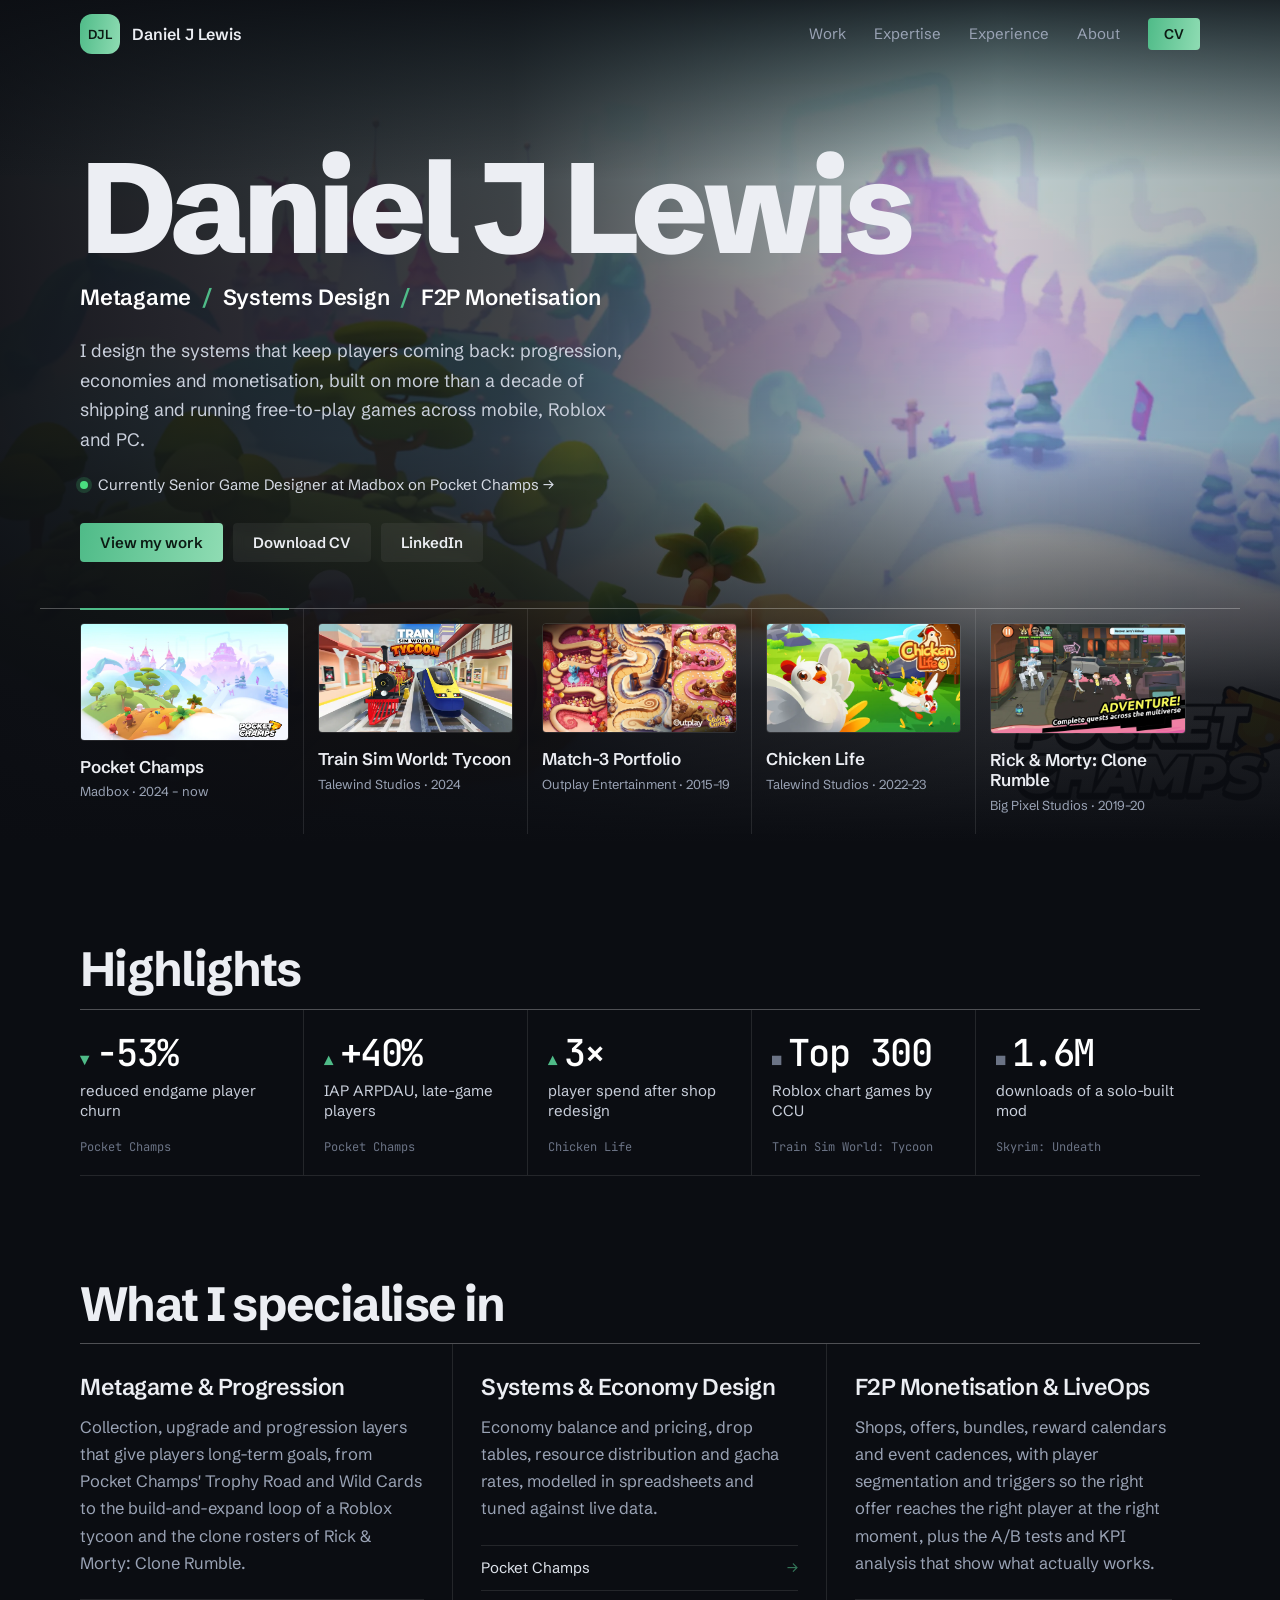
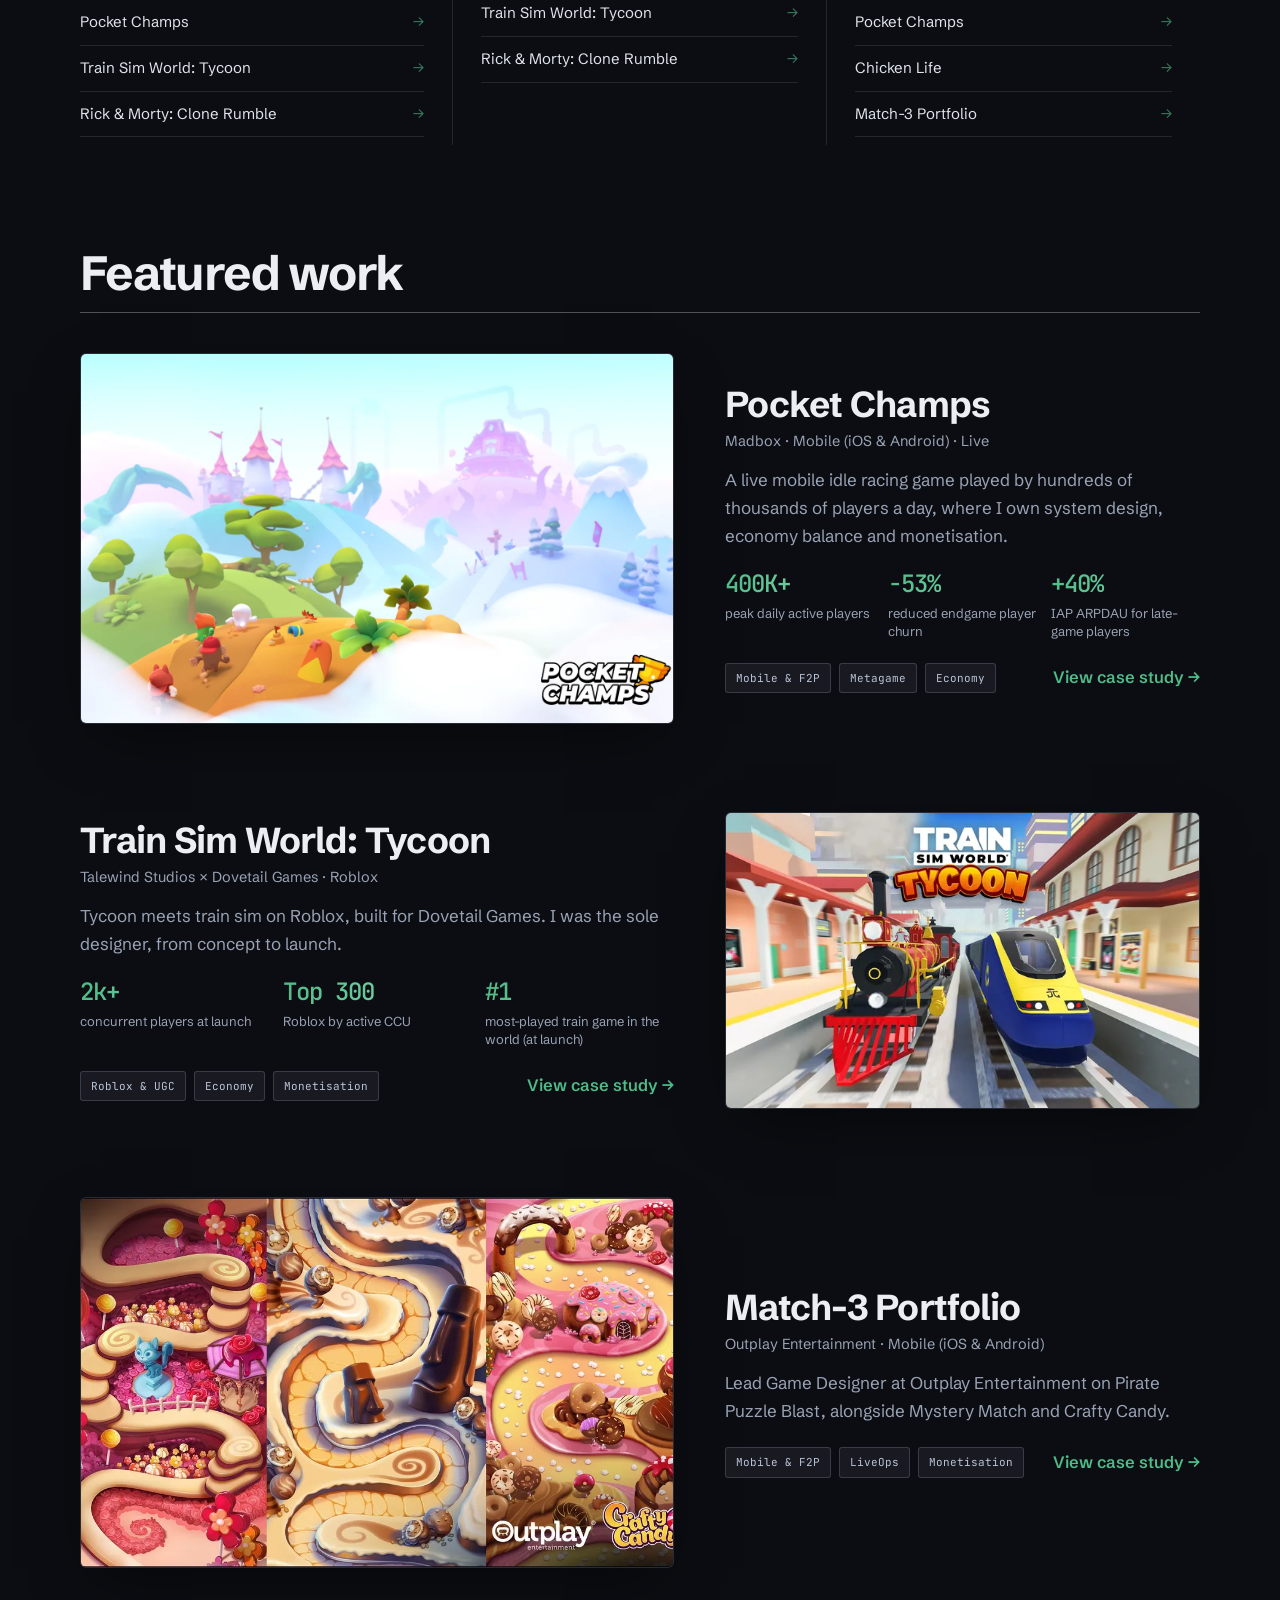
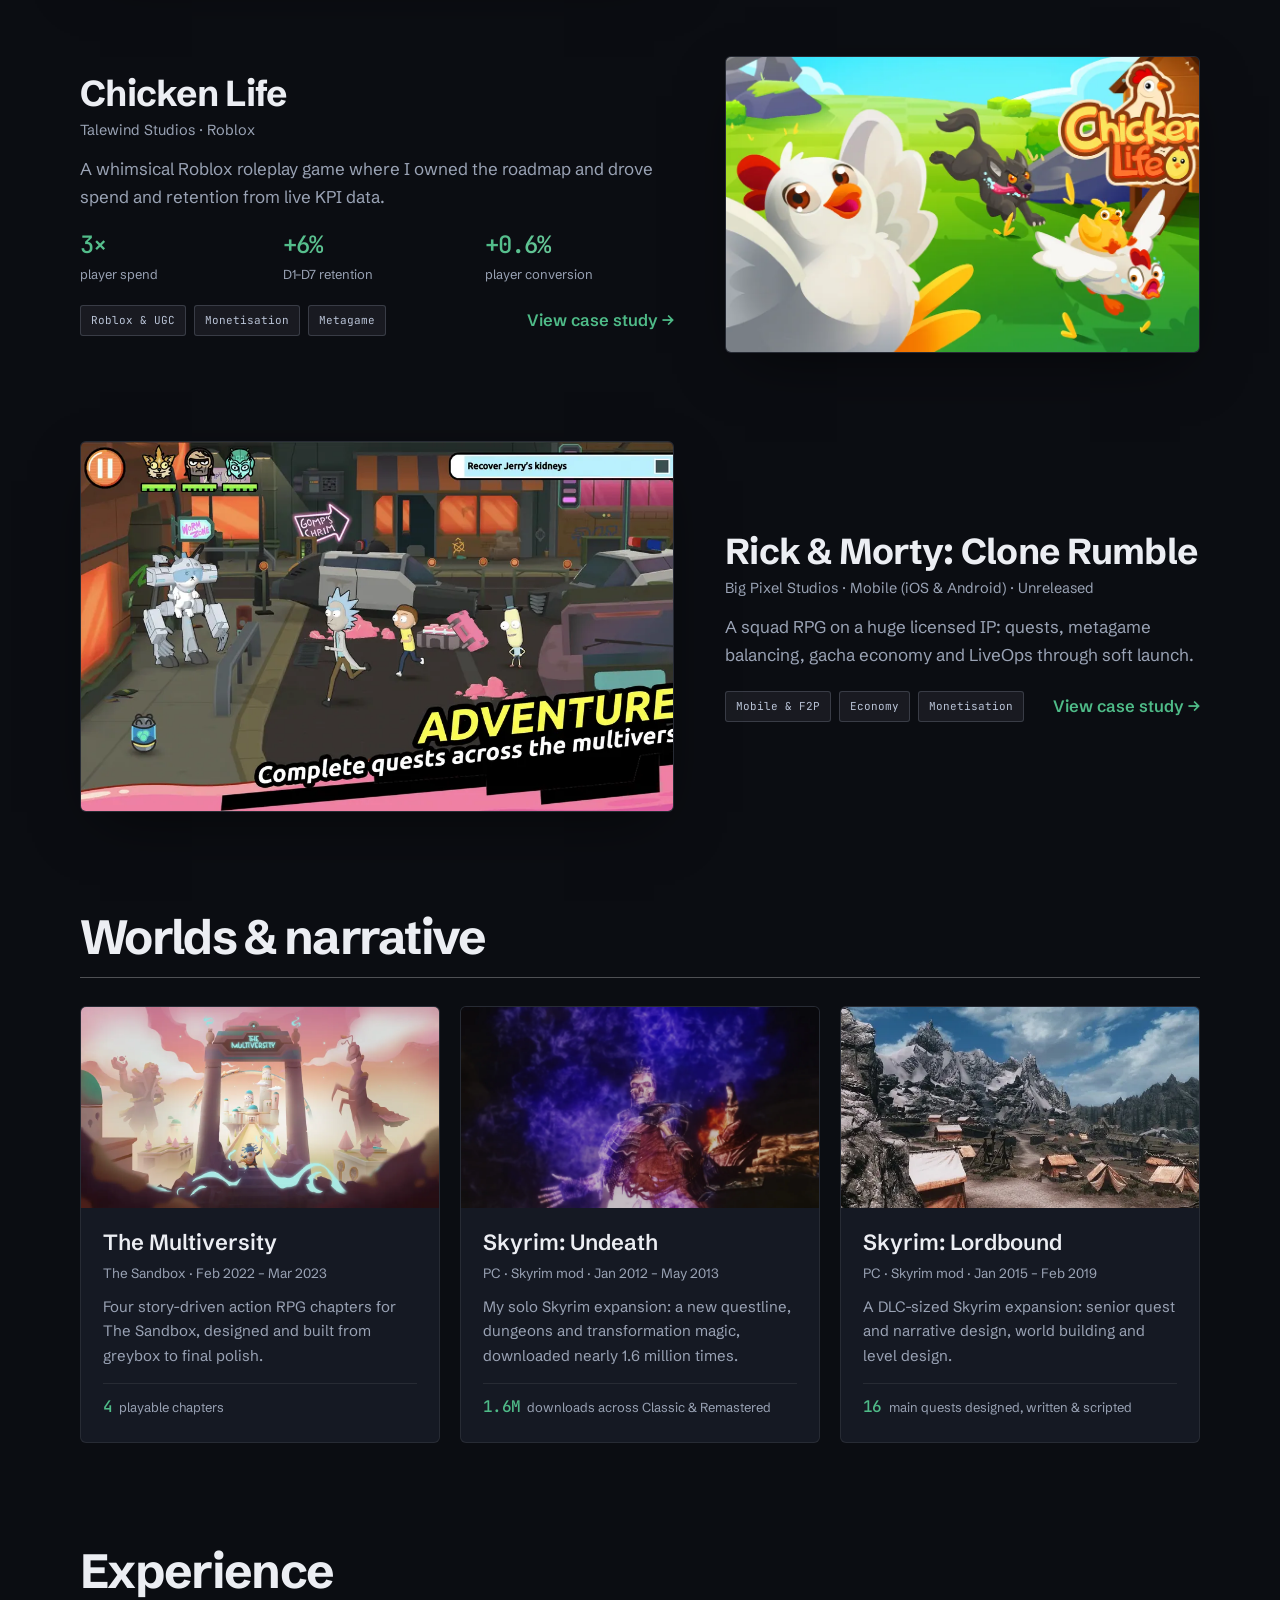
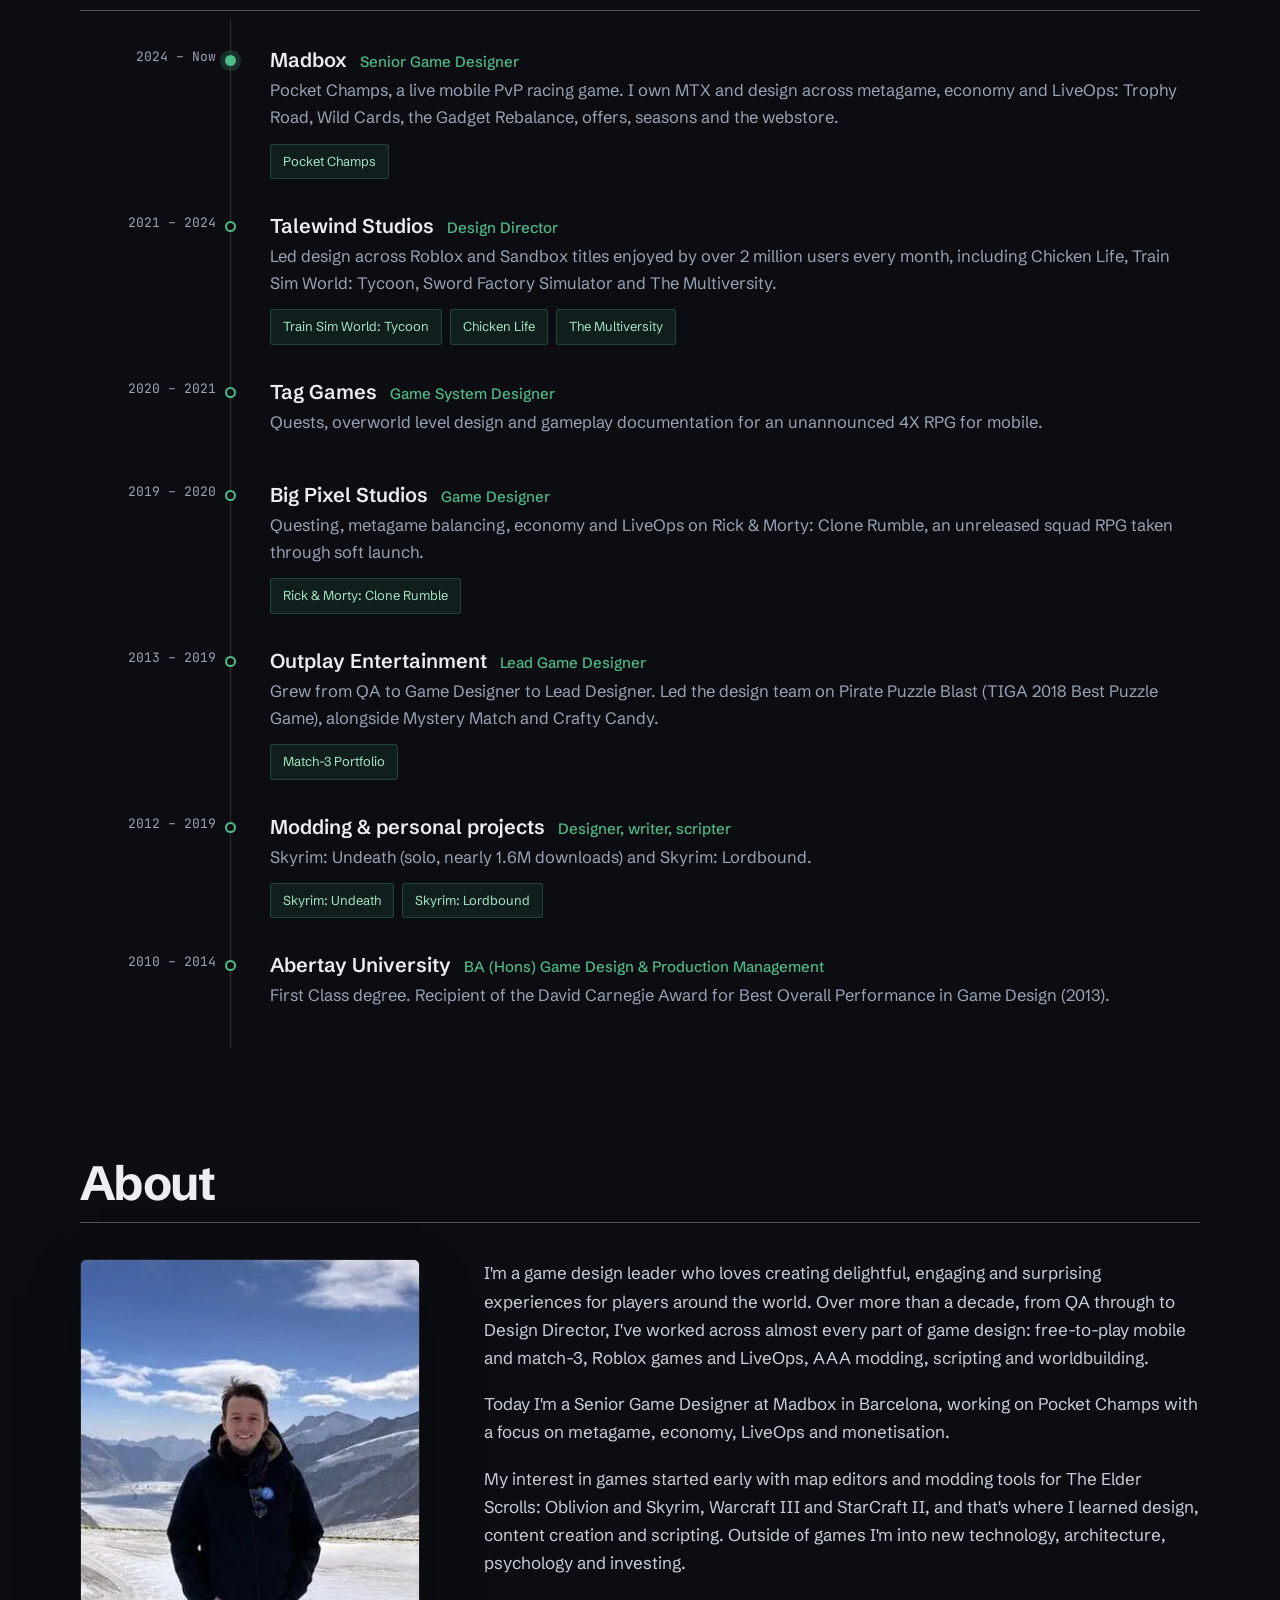
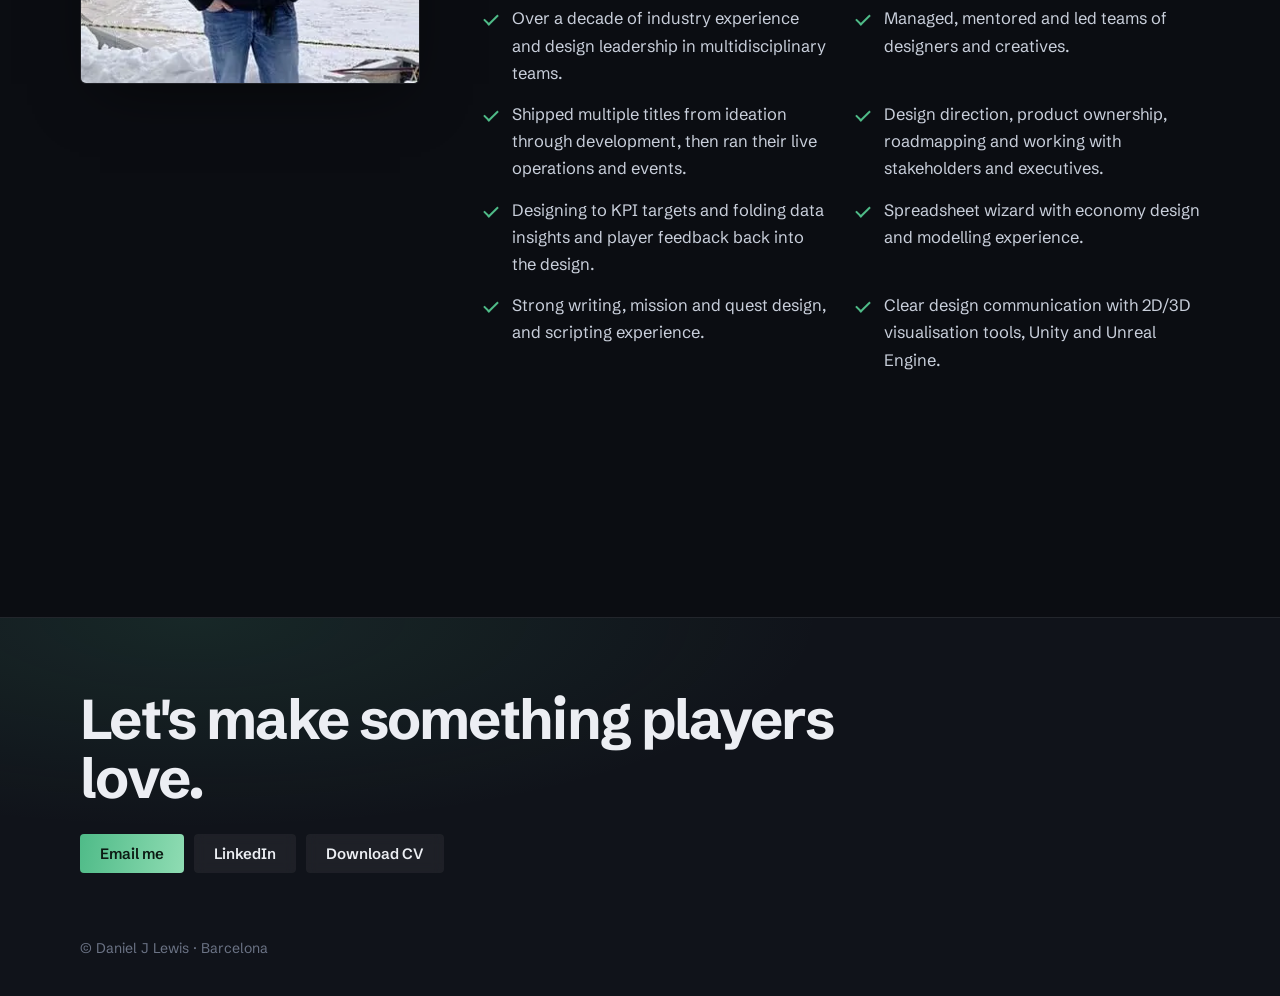
<file: index.html>
<!doctype html>
<html lang="en">
<head>
<meta charset="utf-8">
<script>document.documentElement.classList.add('js')</script>
<meta name="viewport" content="width=device-width, initial-scale=1">
<title>Daniel J Lewis · Game Design Leader</title>
<meta name="description" content="Game Design Leader: Metagame, Systems Design, F2P Monetisation. I design the systems that keep players coming back: progression, economies and monetisation, built on more than a decade of shipping and running free-to-play games across mobile, Roblox and PC.">
<meta property="og:title" content="Daniel J Lewis · Game Design Leader">
<meta property="og:description" content="Game Design Leader: Metagame, Systems Design, F2P Monetisation. I design the systems that keep players coming back: progression, economies and monetisation, built on more than a decade of shipping and running free-to-play games across mobile, Roblox and PC.">
<meta property="og:image" content="assets/img/pocketchamps-banner.webp">
<meta property="og:type" content="website">
<meta name="theme-color" content="#0b0d12">
<link rel="icon" href="assets/favicon.svg" type="image/svg+xml">
<link rel="preconnect" href="https://fonts.googleapis.com">
<link rel="preconnect" href="https://fonts.gstatic.com" crossorigin>
<link href="https://fonts.googleapis.com/css2?family=Schibsted+Grotesk:wght@400;500;600;700;800&family=JetBrains+Mono:wght@400;500&display=swap" rel="stylesheet">
<link rel="stylesheet" href="assets/css/style.css?v=12">
<script src="assets/js/main.js?v=12" defer></script>
</head>
<body>
<a class="skip" href="#main">Skip to content</a>
<header class="nav" data-nav>
  <div class="wrap nav__in">
    <a class="logo" href="index.html" aria-label="Daniel J Lewis, home"><span class="logo__mark">DJL</span><span class="logo__name">Daniel J Lewis</span></a>
    <button class="nav__toggle" aria-expanded="false" aria-controls="nav-links" data-nav-toggle><span></span><span></span><span class="sr">Menu</span></button>
    <nav id="nav-links" class="nav__links">
      <a href="#work">Work</a>
      <a href="#expertise">Expertise</a>
      <a href="#experience">Experience</a>
      <a href="#about">About</a>
      <a class="btn btn--sm" href="assets/docs/DanielLewis_CV_2026.pdf" target="_blank" rel="noopener">CV</a>
    </nav>
  </div>
</header>

<main id="main">
<section class="hero hero--v3">
  <div class="reel" data-reel3 aria-hidden="true"><div class="reel__slide is-on" data-slide><img src="assets/img/pocketchamps-banner.webp" width="2000" height="1125" alt="" loading="eager" decoding="async"></div><div class="reel__slide" data-slide><img src="assets/img/xmas1.webp" width="1100" height="619" alt="" loading="lazy" decoding="async"></div><div class="reel__slide" data-slide><img src="assets/img/ccmaps.webp" width="1100" height="618" alt="" loading="lazy" decoding="async"></div><div class="reel__slide" data-slide><img src="assets/img/bg-1907837483.webp" width="1914" height="1053" alt="" loading="lazy" decoding="async"></div><div class="reel__slide" data-slide><img src="assets/img/bg-1231894263.webp" width="1996" height="1500" alt="" loading="lazy" decoding="async"></div></div>
  <div class="hero__shade"></div>
  <div class="wrap hero__in">
    <h1 class="hero__name">Daniel J Lewis</h1>
    <p class="hero__focus"><span>Metagame</span> <span aria-hidden="true">/</span> <span>Systems Design</span> <span aria-hidden="true">/</span> <span>F2P Monetisation</span></p>
    <p class="hero__pitch">I design the systems that keep players coming back: progression, economies and monetisation, built on more than a decade of shipping and running free-to-play games across mobile, Roblox and PC.</p>
    <a class="hero__now" href="pocketchamps.html"><span class="hero__dot"></span>Currently Senior Game Designer at Madbox on Pocket Champs →</a>
    <div class="btns"><a class="btn" href="#work">View my work</a><a class="btn btn--ghost" href="assets/docs/DanielLewis_CV_2026.pdf" target="_blank" rel="noopener">Download CV</a><a class="btn btn--ghost" href="https://www.linkedin.com/in/lewisd07/" target="_blank" rel="noopener">LinkedIn</a></div>
  </div>
  <div class="wrap games"><a class="gt is-on" href="pocketchamps.html" data-tile="0">
  <span class="gt__img"><img src="assets/img/pocketchamps-keyart.webp" width="1600" height="900" alt="" loading="lazy" decoding="async"></span>
  <span class="gt__title">Pocket Champs</span>
  <span class="gt__sub">Madbox · 2024 – now</span>
  <span class="gt__bar"></span>
</a><a class="gt" href="trainsimworldtycoon.html" data-tile="1">
  <span class="gt__img"><img src="assets/img/tsw-tycoon-keyart-2-720.webp" width="720" height="405" alt="" loading="lazy" decoding="async"></span>
  <span class="gt__title">Train Sim World: Tycoon</span>
  <span class="gt__sub">Talewind Studios · 2024</span>
  <span class="gt__bar"></span>
</a><a class="gt" href="mobile.html" data-tile="2">
  <span class="gt__img"><img src="assets/img/ccmaps.webp" width="1100" height="618" alt="" loading="lazy" decoding="async"></span>
  <span class="gt__title">Match-3 Portfolio</span>
  <span class="gt__sub">Outplay Entertainment · 2015–19</span>
  <span class="gt__bar"></span>
</a><a class="gt" href="chickenlife.html" data-tile="3">
  <span class="gt__img"><img src="assets/img/clthumbnail.webp" width="1100" height="619" alt="" loading="lazy" decoding="async"></span>
  <span class="gt__title">Chicken Life</span>
  <span class="gt__sub">Talewind Studios · 2022–23</span>
  <span class="gt__bar"></span>
</a><a class="gt" href="clonerumble.html" data-tile="4">
  <span class="gt__img"><img src="assets/img/screenshot-2020-11-10-at-18-38-58.webp" width="1100" height="618" alt="" loading="lazy" decoding="async"></span>
  <span class="gt__title">Rick &amp; Morty: Clone Rumble</span>
  <span class="gt__sub">Big Pixel Studios · 2019–20</span>
  <span class="gt__bar"></span>
</a></div>
</section>

<section class="sec sec--v3"><div class="wrap">
  <div class="sh"><h2 class="sh__t">Highlights</h2></div>
  <div class="kpis"><a class="kpi" href="pocketchamps.html"><span class="kpi__v"><i class="down">▼</i>−53%</span><span class="kpi__l">reduced endgame player churn</span><span class="kpi__s">Pocket Champs</span></a><a class="kpi" href="pocketchamps.html"><span class="kpi__v"><i class="up">▲</i>+40%</span><span class="kpi__l">IAP ARPDAU, late-game players</span><span class="kpi__s">Pocket Champs</span></a><a class="kpi" href="chickenlife.html"><span class="kpi__v"><i class="up">▲</i>3×</span><span class="kpi__l">player spend after shop redesign</span><span class="kpi__s">Chicken Life</span></a><a class="kpi" href="trainsimworldtycoon.html"><span class="kpi__v"><i class="">■</i>Top 300</span><span class="kpi__l">Roblox chart games by CCU</span><span class="kpi__s">Train Sim World: Tycoon</span></a><a class="kpi" href="undeath.html"><span class="kpi__v"><i class="">■</i>1.6M</span><span class="kpi__l">downloads of a solo-built mod</span><span class="kpi__s">Skyrim: Undeath</span></a></div>
</div></section>

<section class="sec sec--v3" id="expertise"><div class="wrap">
  <div class="sh"><h2 class="sh__t">What I specialise in</h2></div>
  <div class="pils"><article class="pil reveal"><h3 class="pil__t">Metagame &amp; Progression</h3><p>Collection, upgrade and progression layers that give players long-term goals, from Pocket Champs&#x27; Trophy Road and Wild Cards to the build-and-expand loop of a Roblox tycoon and the clone rosters of Rick &amp; Morty: Clone Rumble.</p>
<ul class="gl"><li><a href="pocketchamps.html">Pocket Champs <span>→</span></a></li><li><a href="trainsimworldtycoon.html">Train Sim World: Tycoon <span>→</span></a></li><li><a href="clonerumble.html">Rick &amp; Morty: Clone Rumble <span>→</span></a></li></ul></article><article class="pil reveal"><h3 class="pil__t">Systems &amp; Economy Design</h3><p>Economy balance and pricing, drop tables, resource distribution and gacha rates, modelled in spreadsheets and tuned against live data.</p>
<ul class="gl"><li><a href="pocketchamps.html">Pocket Champs <span>→</span></a></li><li><a href="trainsimworldtycoon.html">Train Sim World: Tycoon <span>→</span></a></li><li><a href="clonerumble.html">Rick &amp; Morty: Clone Rumble <span>→</span></a></li></ul></article><article class="pil reveal"><h3 class="pil__t">F2P Monetisation &amp; LiveOps</h3><p>Shops, offers, bundles, reward calendars and event cadences, with player segmentation and triggers so the right offer reaches the right player at the right moment, plus the A/B tests and KPI analysis that show what actually works.</p>
<ul class="gl"><li><a href="pocketchamps.html">Pocket Champs <span>→</span></a></li><li><a href="chickenlife.html">Chicken Life <span>→</span></a></li><li><a href="mobile.html">Match-3 Portfolio <span>→</span></a></li></ul></article></div>
</div></section>

<section class="sec sec--v3" id="work"><div class="wrap">
  <div class="sh"><h2 class="sh__t">Featured work</h2></div>
  <div class="feats"><article class="feat reveal">
  <a class="feat__media" href="pocketchamps.html" tabindex="-1" aria-hidden="true"><img src="assets/img/pocketchamps-keyart.webp" width="1600" height="900" alt="Pocket Champs" loading="lazy" decoding="async"></a>
  <div class="feat__body">
    <h3 class="feat__title"><a href="pocketchamps.html">Pocket Champs</a></h3>
    <p class="meta">Madbox · Mobile (iOS &amp; Android) · Live</p>
    <p class="feat__tag">A live mobile idle racing game played by hundreds of thousands of players a day, where I own system design, economy balance and monetisation.</p>
    <dl class="stats stats--mini"><div class="stat"><dt>400K+</dt><dd>peak daily active players</dd></div><div class="stat"><dt>−53%</dt><dd>reduced endgame player churn</dd></div><div class="stat"><dt>+40%</dt><dd>IAP ARPDAU for late-game players</dd></div></dl>
    <div class="feat__foot"><ul class="tags"><li>Mobile &amp; F2P</li><li>Metagame</li><li>Economy</li></ul><a class="link" href="pocketchamps.html">View case study →</a></div>
  </div>
</article><article class="feat reveal feat--flip">
  <a class="feat__media" href="trainsimworldtycoon.html" tabindex="-1" aria-hidden="true"><img src="assets/img/tsw-tycoon-keyart-2-720.webp" width="720" height="405" alt="Train Sim World: Tycoon" loading="lazy" decoding="async"></a>
  <div class="feat__body">
    <h3 class="feat__title"><a href="trainsimworldtycoon.html">Train Sim World: Tycoon</a></h3>
    <p class="meta">Talewind Studios × Dovetail Games · Roblox</p>
    <p class="feat__tag">Tycoon meets train sim on Roblox, built for Dovetail Games. I was the sole designer, from concept to launch.</p>
    <dl class="stats stats--mini"><div class="stat"><dt>2k+</dt><dd>concurrent players at launch</dd></div><div class="stat"><dt>Top 300</dt><dd>Roblox by active CCU</dd></div><div class="stat"><dt>#1</dt><dd>most-played train game in the world (at launch)</dd></div></dl>
    <div class="feat__foot"><ul class="tags"><li>Roblox &amp; UGC</li><li>Economy</li><li>Monetisation</li></ul><a class="link" href="trainsimworldtycoon.html">View case study →</a></div>
  </div>
</article><article class="feat reveal">
  <a class="feat__media" href="mobile.html" tabindex="-1" aria-hidden="true"><img src="assets/img/ccmaps.webp" width="1100" height="618" alt="Match-3 Portfolio" loading="lazy" decoding="async"></a>
  <div class="feat__body">
    <h3 class="feat__title"><a href="mobile.html">Match-3 Portfolio</a></h3>
    <p class="meta">Outplay Entertainment · Mobile (iOS &amp; Android)</p>
    <p class="feat__tag">Lead Game Designer at Outplay Entertainment on Pirate Puzzle Blast, alongside Mystery Match and Crafty Candy.</p>
    
    <div class="feat__foot"><ul class="tags"><li>Mobile &amp; F2P</li><li>LiveOps</li><li>Monetisation</li></ul><a class="link" href="mobile.html">View case study →</a></div>
  </div>
</article><article class="feat reveal feat--flip">
  <a class="feat__media" href="chickenlife.html" tabindex="-1" aria-hidden="true"><img src="assets/img/clthumbnail.webp" width="1100" height="619" alt="Chicken Life" loading="lazy" decoding="async"></a>
  <div class="feat__body">
    <h3 class="feat__title"><a href="chickenlife.html">Chicken Life</a></h3>
    <p class="meta">Talewind Studios · Roblox</p>
    <p class="feat__tag">A whimsical Roblox roleplay game where I owned the roadmap and drove spend and retention from live KPI data.</p>
    <dl class="stats stats--mini"><div class="stat"><dt>3×</dt><dd>player spend</dd></div><div class="stat"><dt>+6%</dt><dd>D1–D7 retention</dd></div><div class="stat"><dt>+0.6%</dt><dd>player conversion</dd></div></dl>
    <div class="feat__foot"><ul class="tags"><li>Roblox &amp; UGC</li><li>Monetisation</li><li>Metagame</li></ul><a class="link" href="chickenlife.html">View case study →</a></div>
  </div>
</article><article class="feat reveal">
  <a class="feat__media" href="clonerumble.html" tabindex="-1" aria-hidden="true"><img src="assets/img/screenshot-2020-11-10-at-18-38-58.webp" width="1100" height="618" alt="Rick &amp; Morty: Clone Rumble" loading="lazy" decoding="async"></a>
  <div class="feat__body">
    <h3 class="feat__title"><a href="clonerumble.html">Rick &amp; Morty: Clone Rumble</a></h3>
    <p class="meta">Big Pixel Studios · Mobile (iOS &amp; Android) · Unreleased</p>
    <p class="feat__tag">A squad RPG on a huge licensed IP: quests, metagame balancing, gacha economy and LiveOps through soft launch.</p>
    
    <div class="feat__foot"><ul class="tags"><li>Mobile &amp; F2P</li><li>Economy</li><li>Monetisation</li></ul><a class="link" href="clonerumble.html">View case study →</a></div>
  </div>
</article></div>
  <div class="subsec"><div class="sh"><h2 class="sh__t">Worlds &amp; narrative</h2></div><div class="grid grid--3"><a class="pcard reveal" href="multiversity.html">
  <span class="pcard__img"><img src="assets/img/websiteillustrationflat-1.webp" width="1100" height="603" alt="" loading="lazy" decoding="async"></span>
  <span class="pcard__body"><span class="pcard__title">The Multiversity</span><span class="meta">The Sandbox · Feb 2022 – Mar 2023</span>
  <span class="pcard__tag">Four story-driven action RPG chapters for The Sandbox, designed and built from greybox to final polish.</span><span class="pcard__stat"><strong>4</strong> playable chapters</span></span>
</a><a class="pcard reveal" href="undeath.html">
  <span class="pcard__img"><img src="assets/img/321679923-1.webp" width="1600" height="900" alt="" loading="lazy" decoding="async"></span>
  <span class="pcard__body"><span class="pcard__title">Skyrim: Undeath</span><span class="meta">PC · Skyrim mod · Jan 2012 – May 2013</span>
  <span class="pcard__tag">My solo Skyrim expansion: a new questline, dungeons and transformation magic, downloaded nearly 1.6 million times.</span><span class="pcard__stat"><strong>1.6M</strong> downloads across Classic &amp; Remastered</span></span>
</a><a class="pcard reveal" href="lordbound.html">
  <span class="pcard__img"><img src="assets/img/lordbound.webp" width="620" height="349" alt="" loading="lazy" decoding="async"></span>
  <span class="pcard__body"><span class="pcard__title">Skyrim: Lordbound</span><span class="meta">PC · Skyrim mod · Jan 2015 – Feb 2019</span>
  <span class="pcard__tag">A DLC-sized Skyrim expansion: senior quest and narrative design, world building and level design.</span><span class="pcard__stat"><strong>16</strong> main quests designed, written &amp; scripted</span></span>
</a></div></div>
</div></section>



<section class="sec sec--v3" id="experience"><div class="wrap">
  <div class="sh"><h2 class="sh__t">Experience</h2></div>
  <ol class="tl"><li class="tl__item reveal"><span class="tl__when">2024 – Now</span><div class="tl__body"><h3 class="tl__org">Madbox <span>Senior Game Designer</span></h3><p>Pocket Champs, a live mobile PvP racing game. I own MTX and design across metagame, economy and LiveOps: Trophy Road, Wild Cards, the Gadget Rebalance, offers, seasons and the webstore.</p>
<ul class="chips"><li><a href="pocketchamps.html">Pocket Champs</a></li></ul></div></li><li class="tl__item reveal"><span class="tl__when">2021 – 2024</span><div class="tl__body"><h3 class="tl__org">Talewind Studios <span>Design Director</span></h3><p>Led design across Roblox and Sandbox titles enjoyed by over 2 million users every month, including Chicken Life, Train Sim World: Tycoon, Sword Factory Simulator and The Multiversity.</p>
<ul class="chips"><li><a href="trainsimworldtycoon.html">Train Sim World: Tycoon</a></li><li><a href="chickenlife.html">Chicken Life</a></li><li><a href="multiversity.html">The Multiversity</a></li></ul></div></li><li class="tl__item reveal"><span class="tl__when">2020 – 2021</span><div class="tl__body"><h3 class="tl__org">Tag Games <span>Game System Designer</span></h3><p>Quests, overworld level design and gameplay documentation for an unannounced 4X RPG for mobile.</p>
</div></li><li class="tl__item reveal"><span class="tl__when">2019 – 2020</span><div class="tl__body"><h3 class="tl__org">Big Pixel Studios <span>Game Designer</span></h3><p>Questing, metagame balancing, economy and LiveOps on Rick &amp; Morty: Clone Rumble, an unreleased squad RPG taken through soft launch.</p>
<ul class="chips"><li><a href="clonerumble.html">Rick &amp; Morty: Clone Rumble</a></li></ul></div></li><li class="tl__item reveal"><span class="tl__when">2013 – 2019</span><div class="tl__body"><h3 class="tl__org">Outplay Entertainment <span>Lead Game Designer</span></h3><p>Grew from QA to Game Designer to Lead Designer. Led the design team on Pirate Puzzle Blast (TIGA 2018 Best Puzzle Game), alongside Mystery Match and Crafty Candy.</p>
<ul class="chips"><li><a href="mobile.html">Match-3 Portfolio</a></li></ul></div></li><li class="tl__item reveal"><span class="tl__when">2012 – 2019</span><div class="tl__body"><h3 class="tl__org">Modding &amp; personal projects <span>Designer, writer, scripter</span></h3><p>Skyrim: Undeath (solo, nearly 1.6M downloads) and Skyrim: Lordbound.</p>
<ul class="chips"><li><a href="undeath.html">Skyrim: Undeath</a></li><li><a href="lordbound.html">Skyrim: Lordbound</a></li></ul></div></li><li class="tl__item reveal"><span class="tl__when">2010 – 2014</span><div class="tl__body"><h3 class="tl__org">Abertay University <span>BA (Hons) Game Design &amp; Production Management</span></h3><p>First Class degree. Recipient of the David Carnegie Award for Best Overall Performance in Game Design (2013).</p>
</div></li></ol>
</div></section>

<section class="sec sec--v3" id="about"><div class="wrap">
  <div class="sh"><h2 class="sh__t">About</h2></div>
  <div class="about">
    <div class="about__photo reveal"><img src="assets/img/me.webp" width="348" height="718" alt="Daniel J Lewis" loading="lazy" decoding="async"></div>
    <div class="about__txt reveal"><div class="prose"><p>I&#x27;m a game design leader who loves creating delightful, engaging and surprising experiences for players around the world. Over more than a decade, from QA through to Design Director, I&#x27;ve worked across almost every part of game design: free-to-play mobile and match-3, Roblox games and LiveOps, AAA modding, scripting and worldbuilding.</p><p>Today I&#x27;m a Senior Game Designer at Madbox in Barcelona, working on Pocket Champs with a focus on metagame, economy, LiveOps and monetisation.</p><p>My interest in games started early with map editors and modding tools for The Elder Scrolls: Oblivion and Skyrim, Warcraft III and StarCraft II, and that&#x27;s where I learned design, content creation and scripting. Outside of games I&#x27;m into new technology, architecture, psychology and investing.</p></div>
      <ul class="ticks ticks--2"><li>Over a decade of industry experience and design leadership in multidisciplinary teams.</li><li>Managed, mentored and led teams of designers and creatives.</li><li>Shipped multiple titles from ideation through development, then ran their live operations and events.</li><li>Design direction, product ownership, roadmapping and working with stakeholders and executives.</li><li>Designing to KPI targets and folding data insights and player feedback back into the design.</li><li>Spreadsheet wizard with economy design and modelling experience.</li><li>Strong writing, mission and quest design, and scripting experience.</li><li>Clear design communication with 2D/3D visualisation tools, Unity and Unreal Engine.</li></ul></div>
  </div>
</div></section>
</main>
<footer class="foot" id="contact">
  <div class="wrap foot__in">
    <div>
      <h2 class="foot__title">Let's make something players love.</h2>
      <div class="btns">
        <a class="btn" href="mailto:lewisd07@hotmail.co.uk">Email me</a>
        <a class="btn btn--ghost" href="https://www.linkedin.com/in/lewisd07/" target="_blank" rel="noopener">LinkedIn</a>
        <a class="btn btn--ghost" href="assets/docs/DanielLewis_CV_2026.pdf" target="_blank" rel="noopener">Download CV</a>
      </div>
    </div>
    <p class="foot__small">© Daniel J Lewis · Barcelona</p>
  </div>
</footer>
<div class="lb" data-lightbox hidden>
  <button class="lb__close" data-lb-close aria-label="Close">×</button>
  <button class="lb__nav lb__prev" data-lb-prev aria-label="Previous image">‹</button>
  <figure class="lb__fig"><img alt="" data-lb-img><figcaption data-lb-count></figcaption></figure>
  <button class="lb__nav lb__next" data-lb-next aria-label="Next image">›</button>
</div>
</body>
</html>
</file>
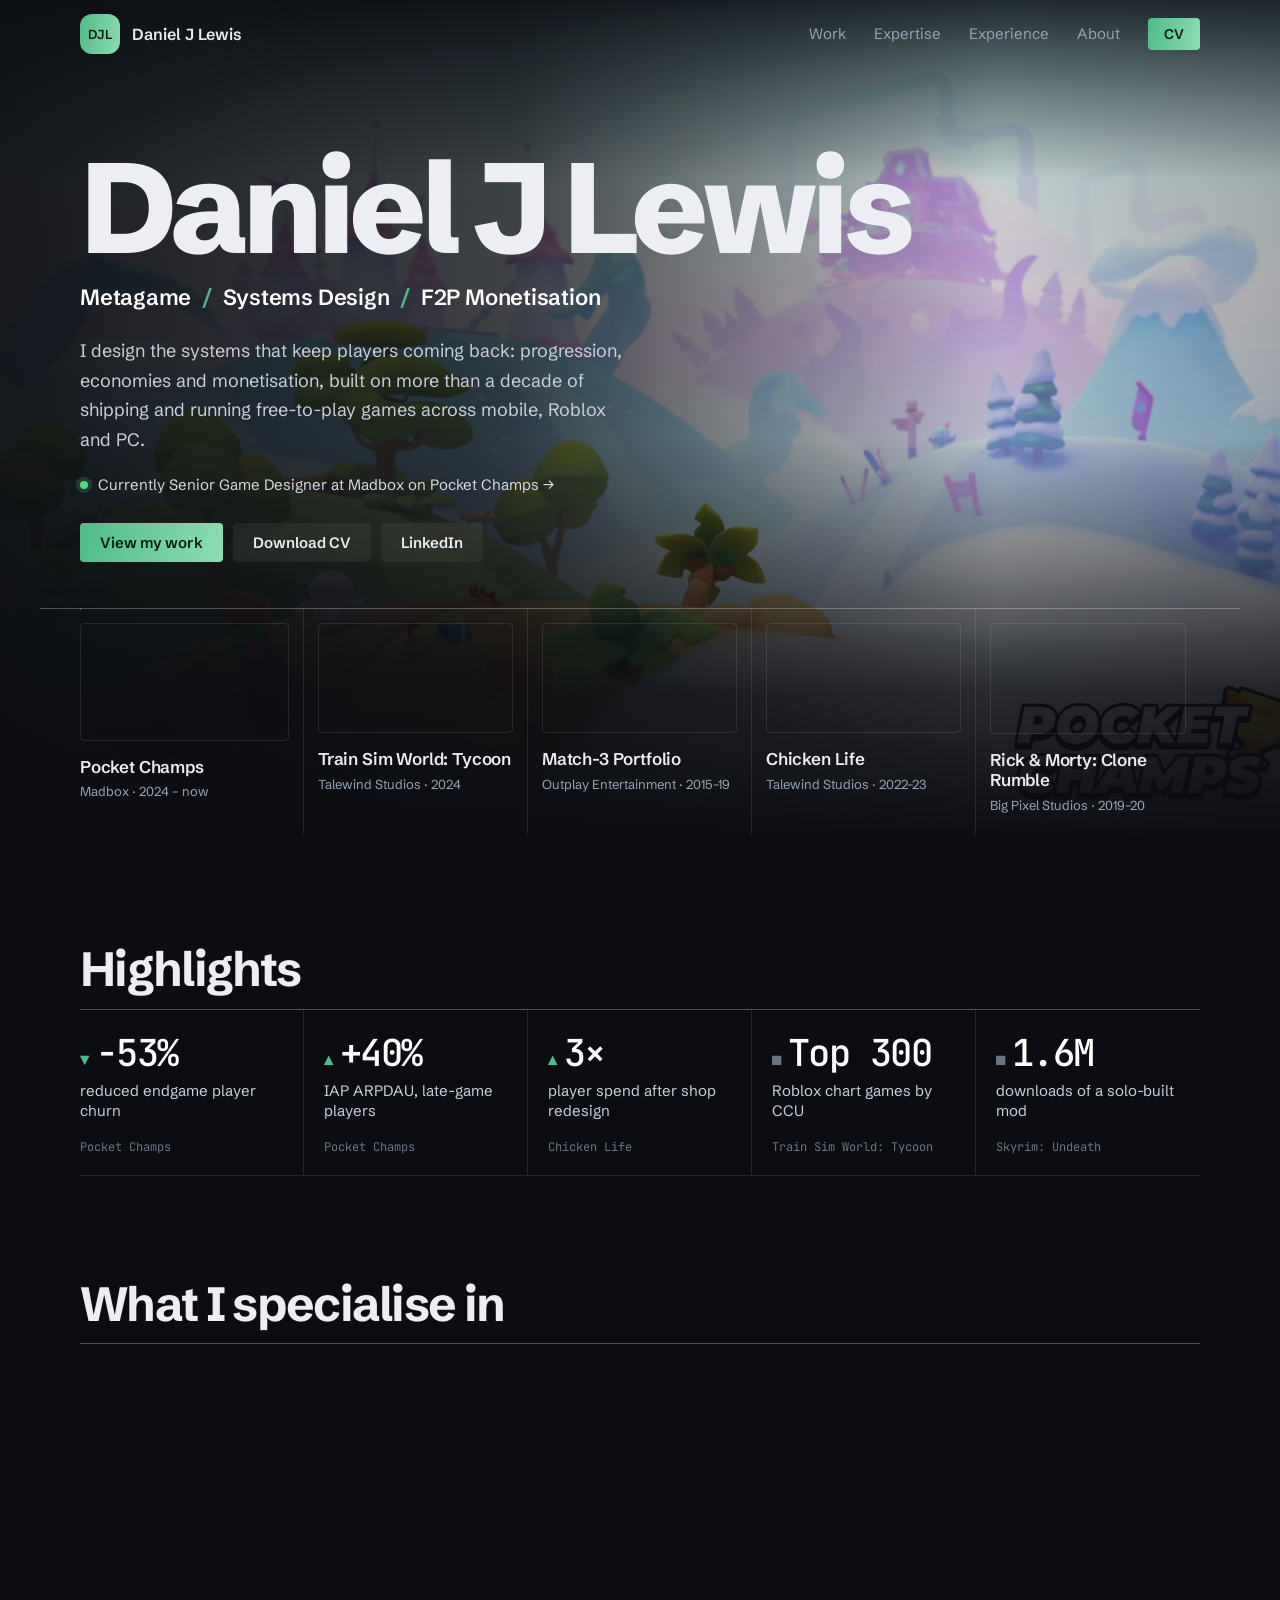
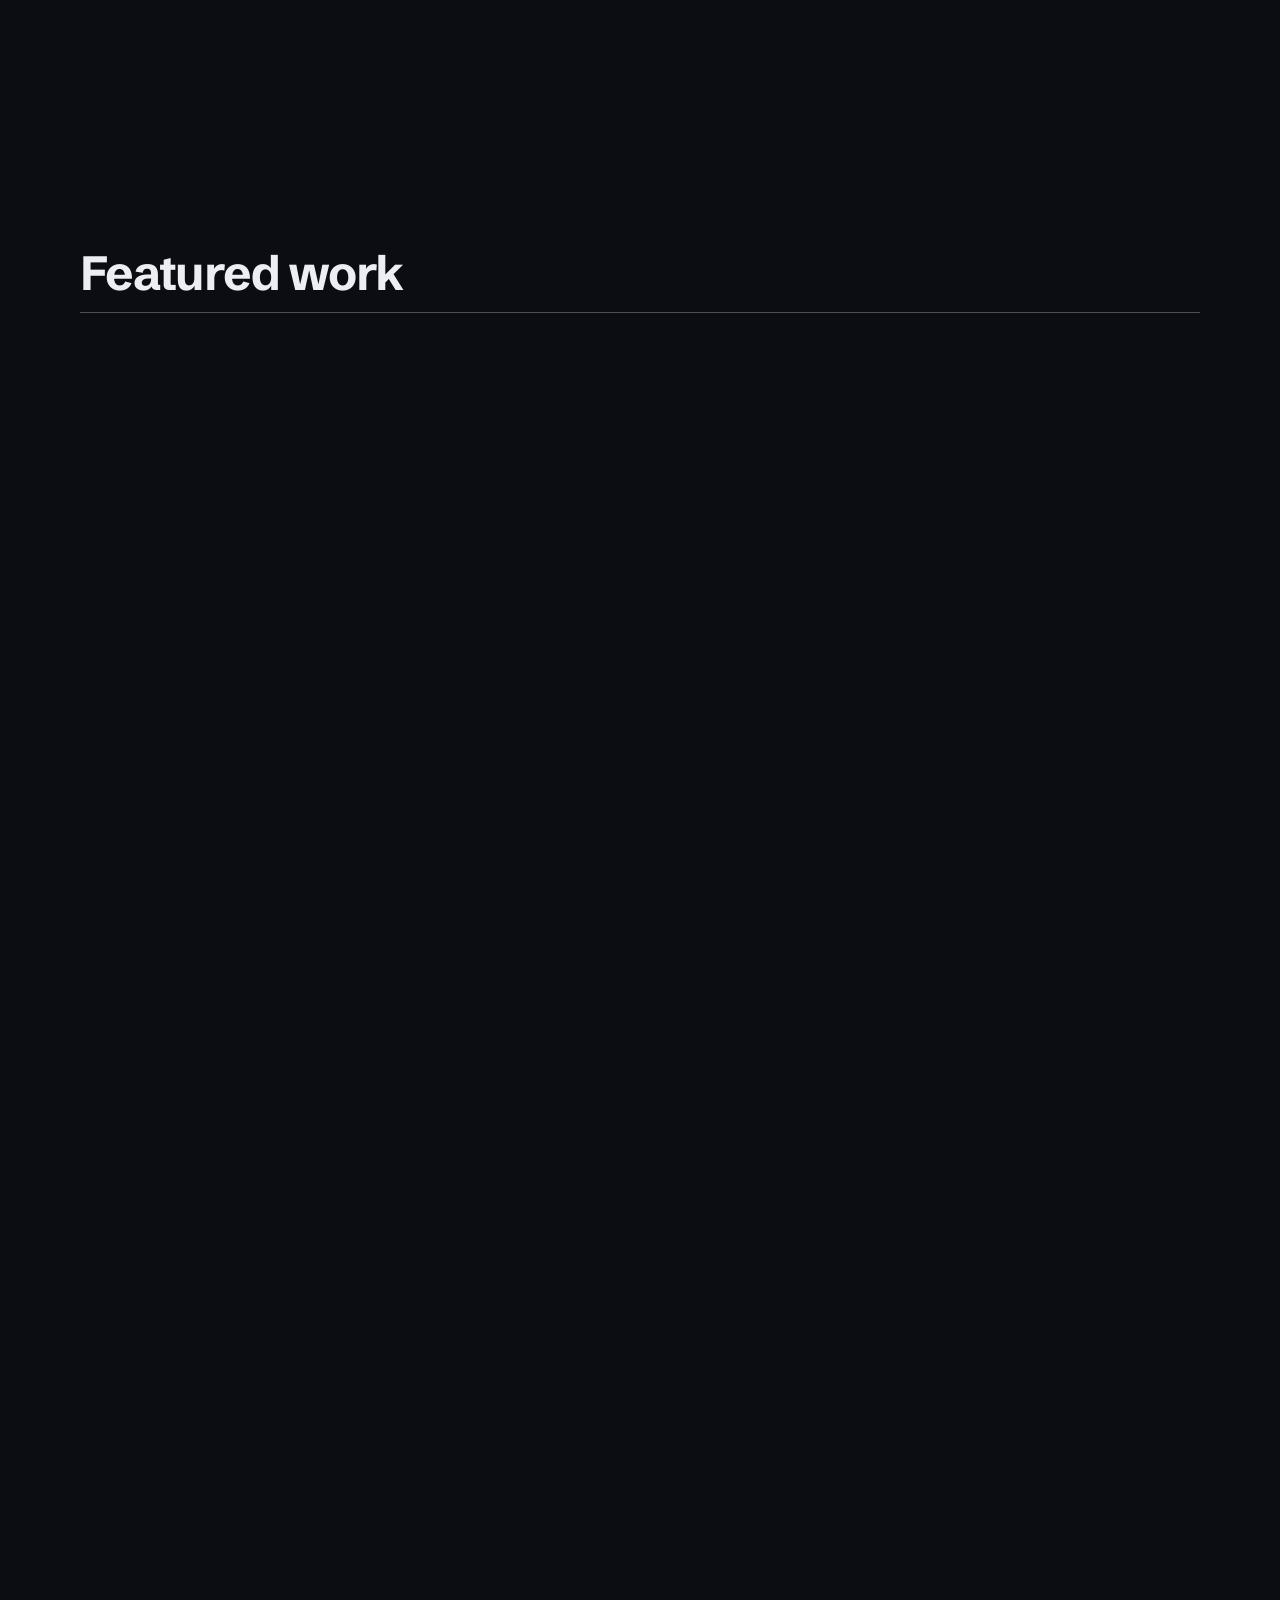
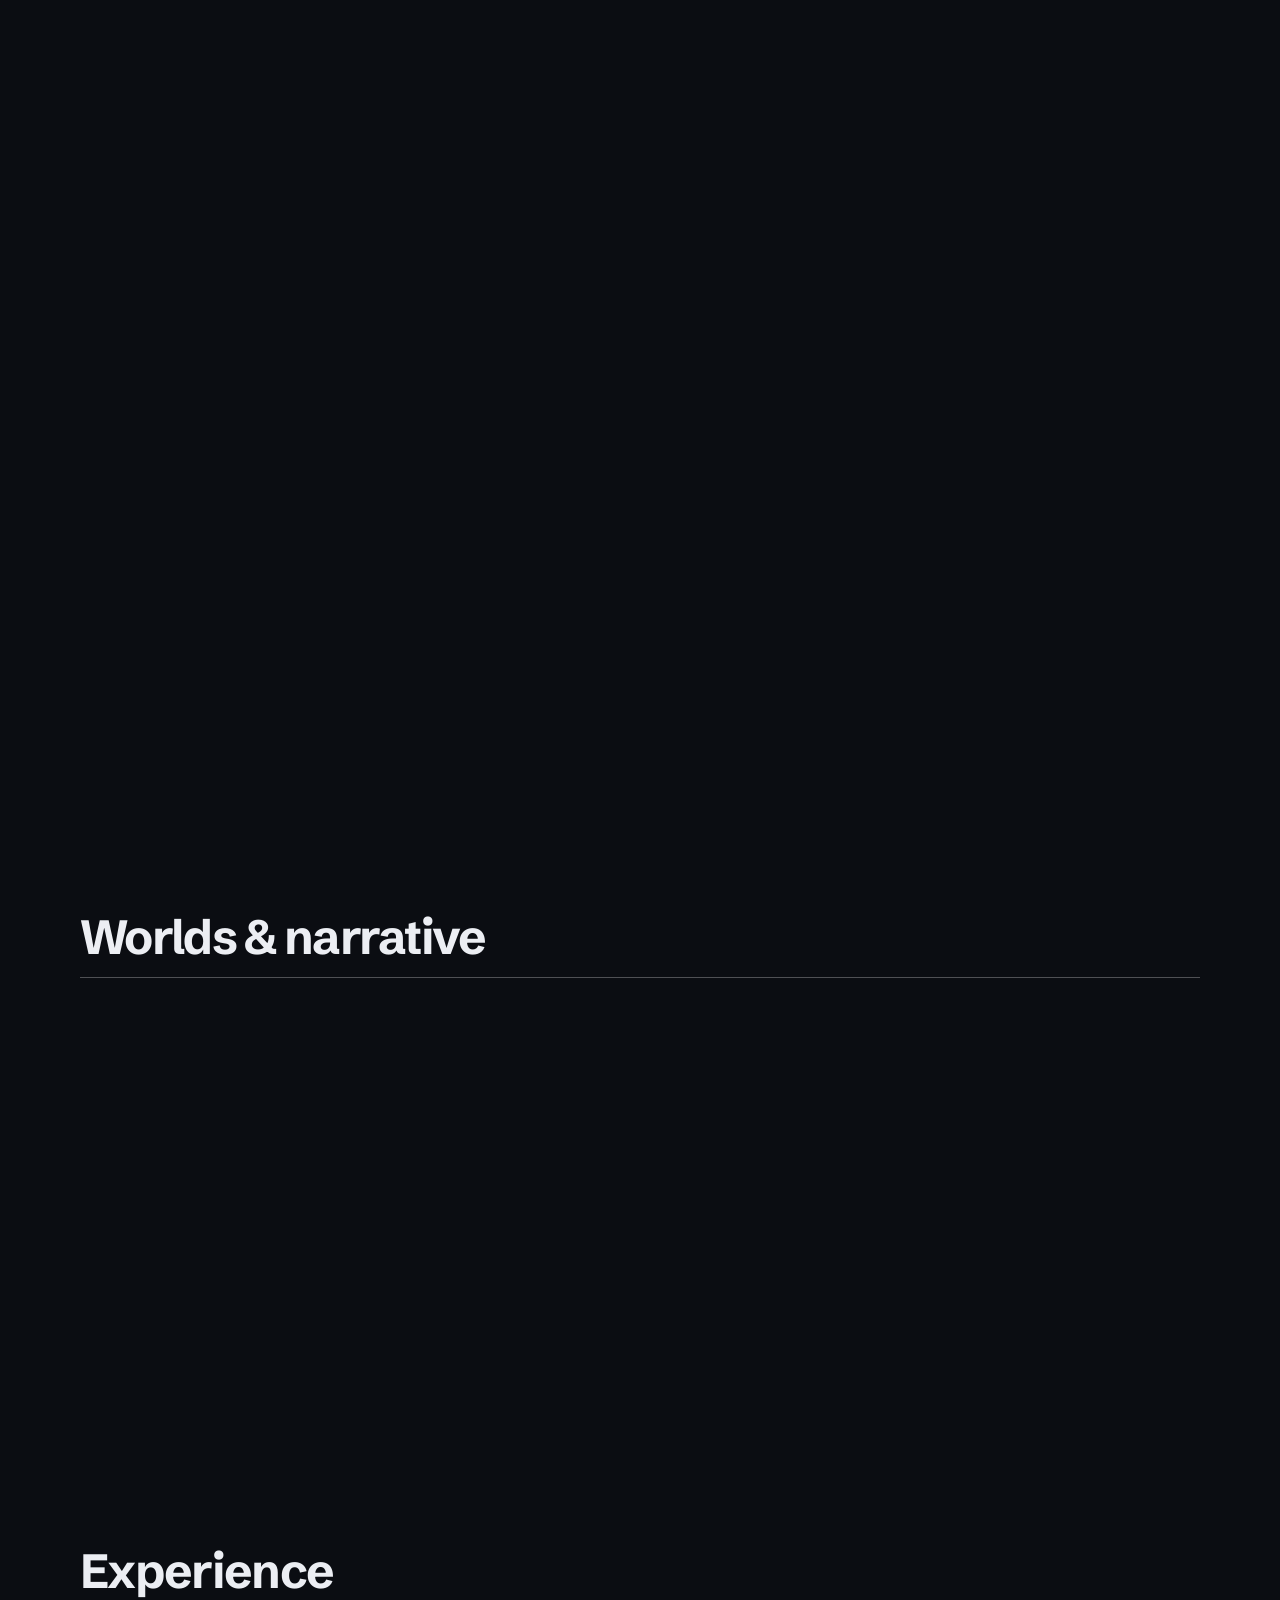
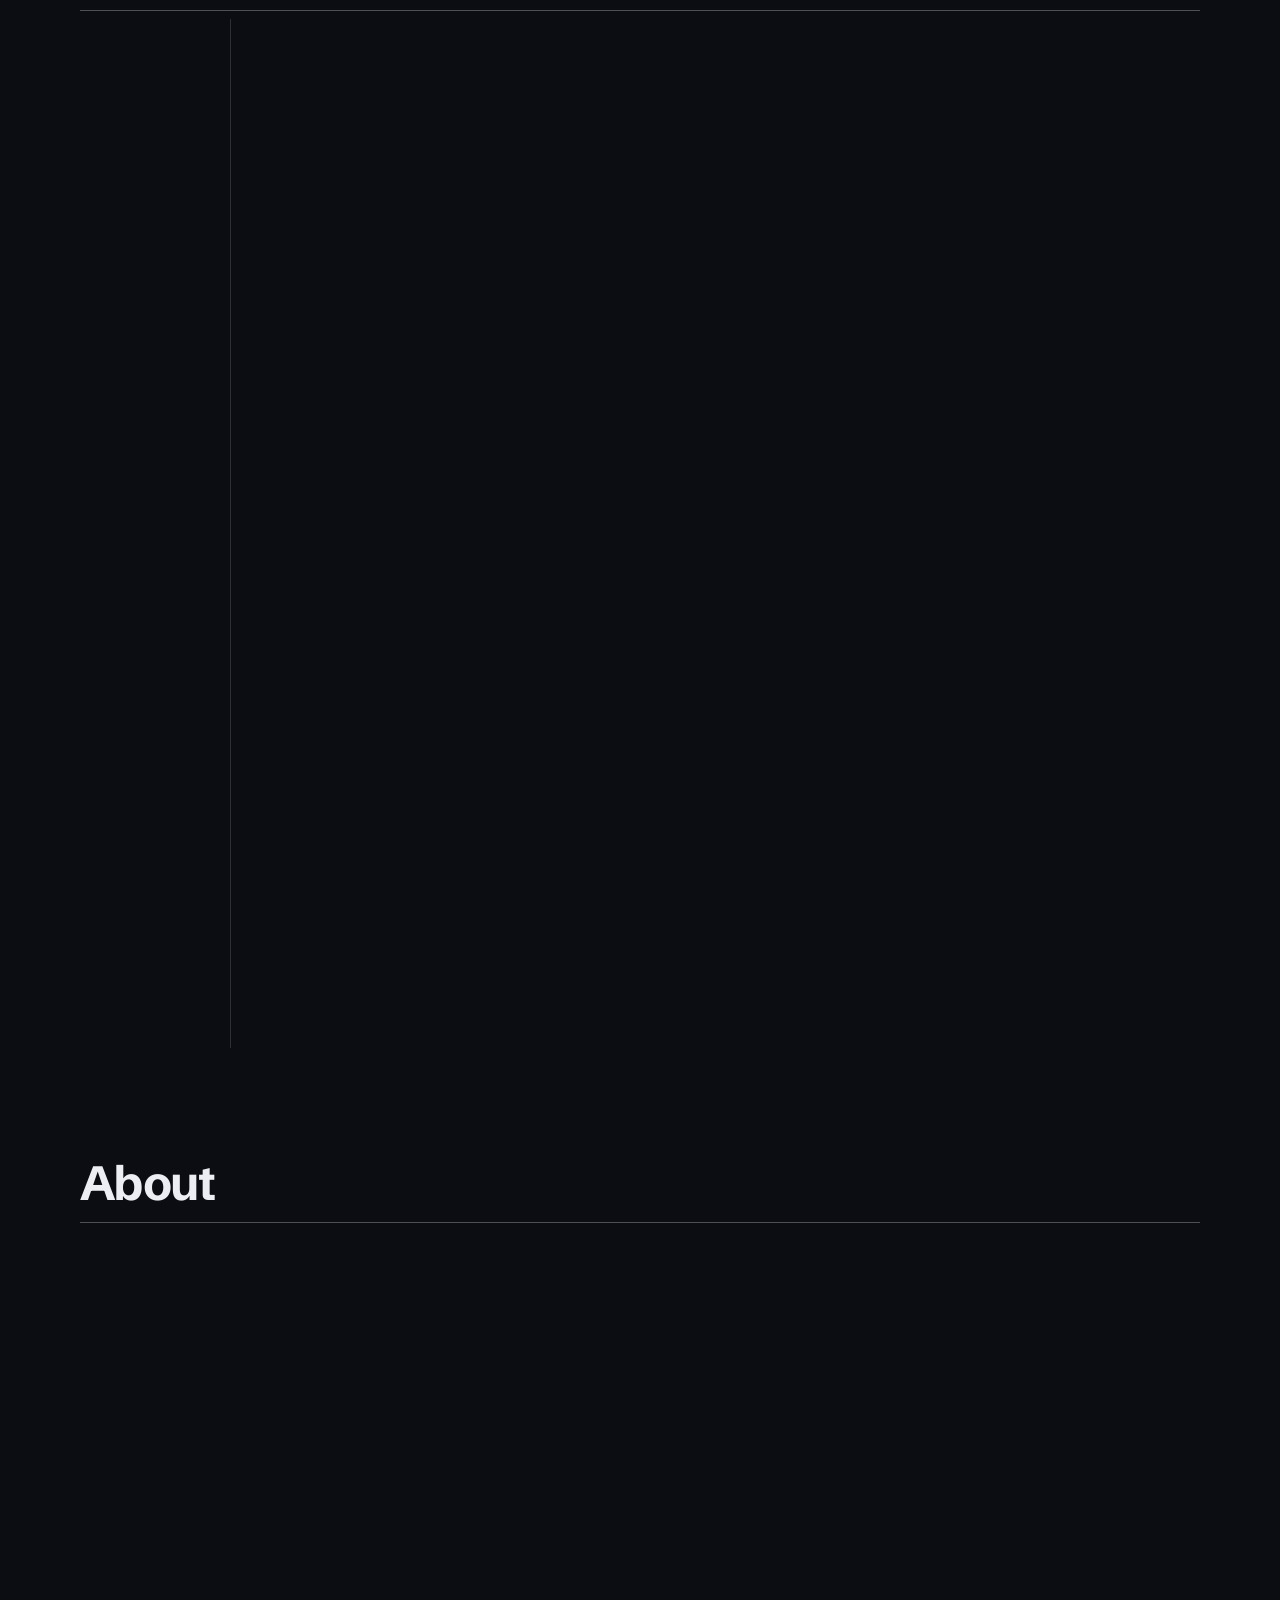
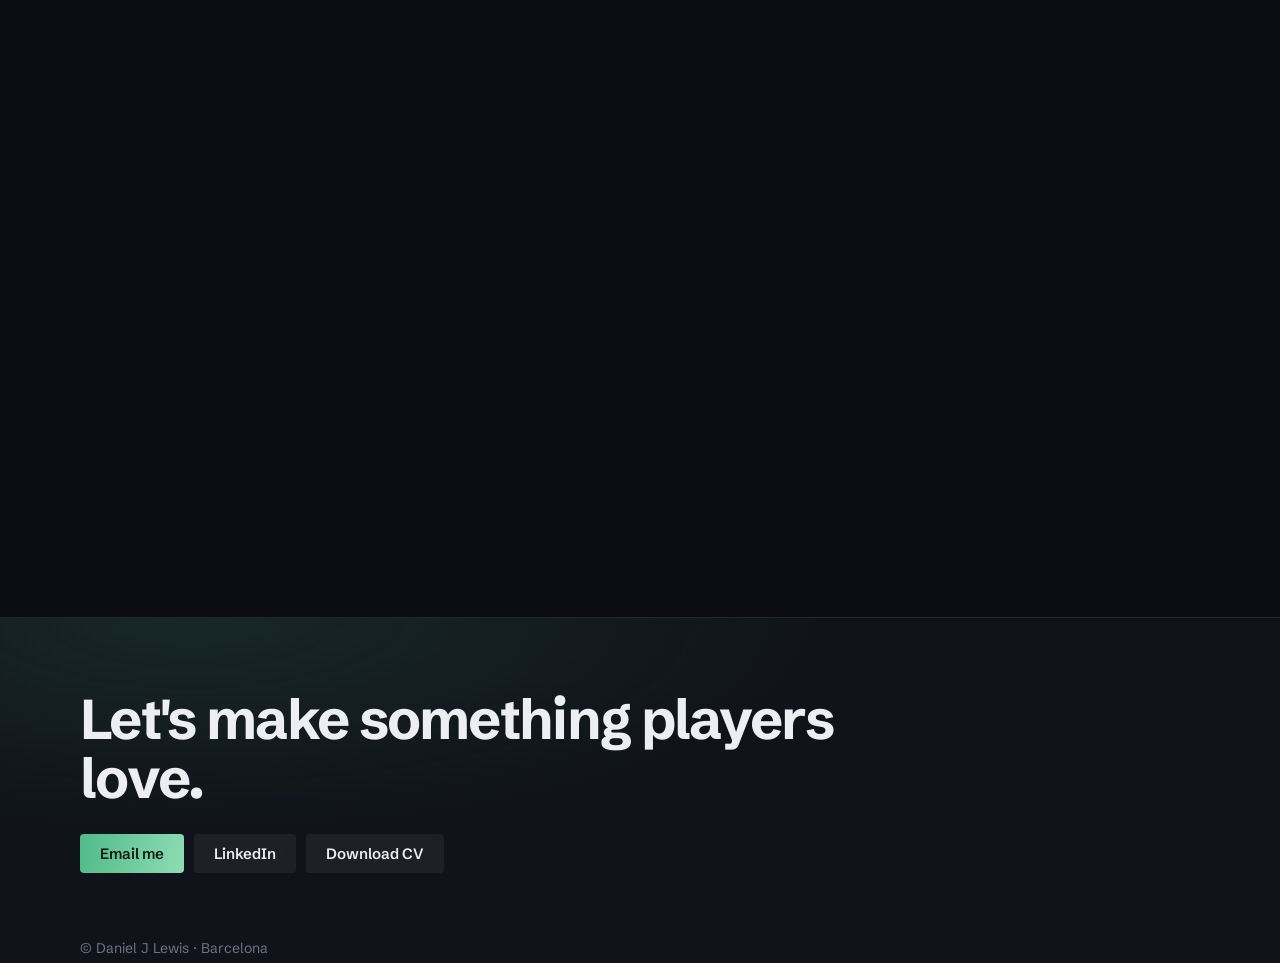
<file: about.html>
<!doctype html><meta charset="utf-8"><title>Redirecting…</title><meta http-equiv="refresh" content="0; url=index.html#about"><link rel="canonical" href="index.html#about"><a href="index.html#about">Continue</a>
</file>
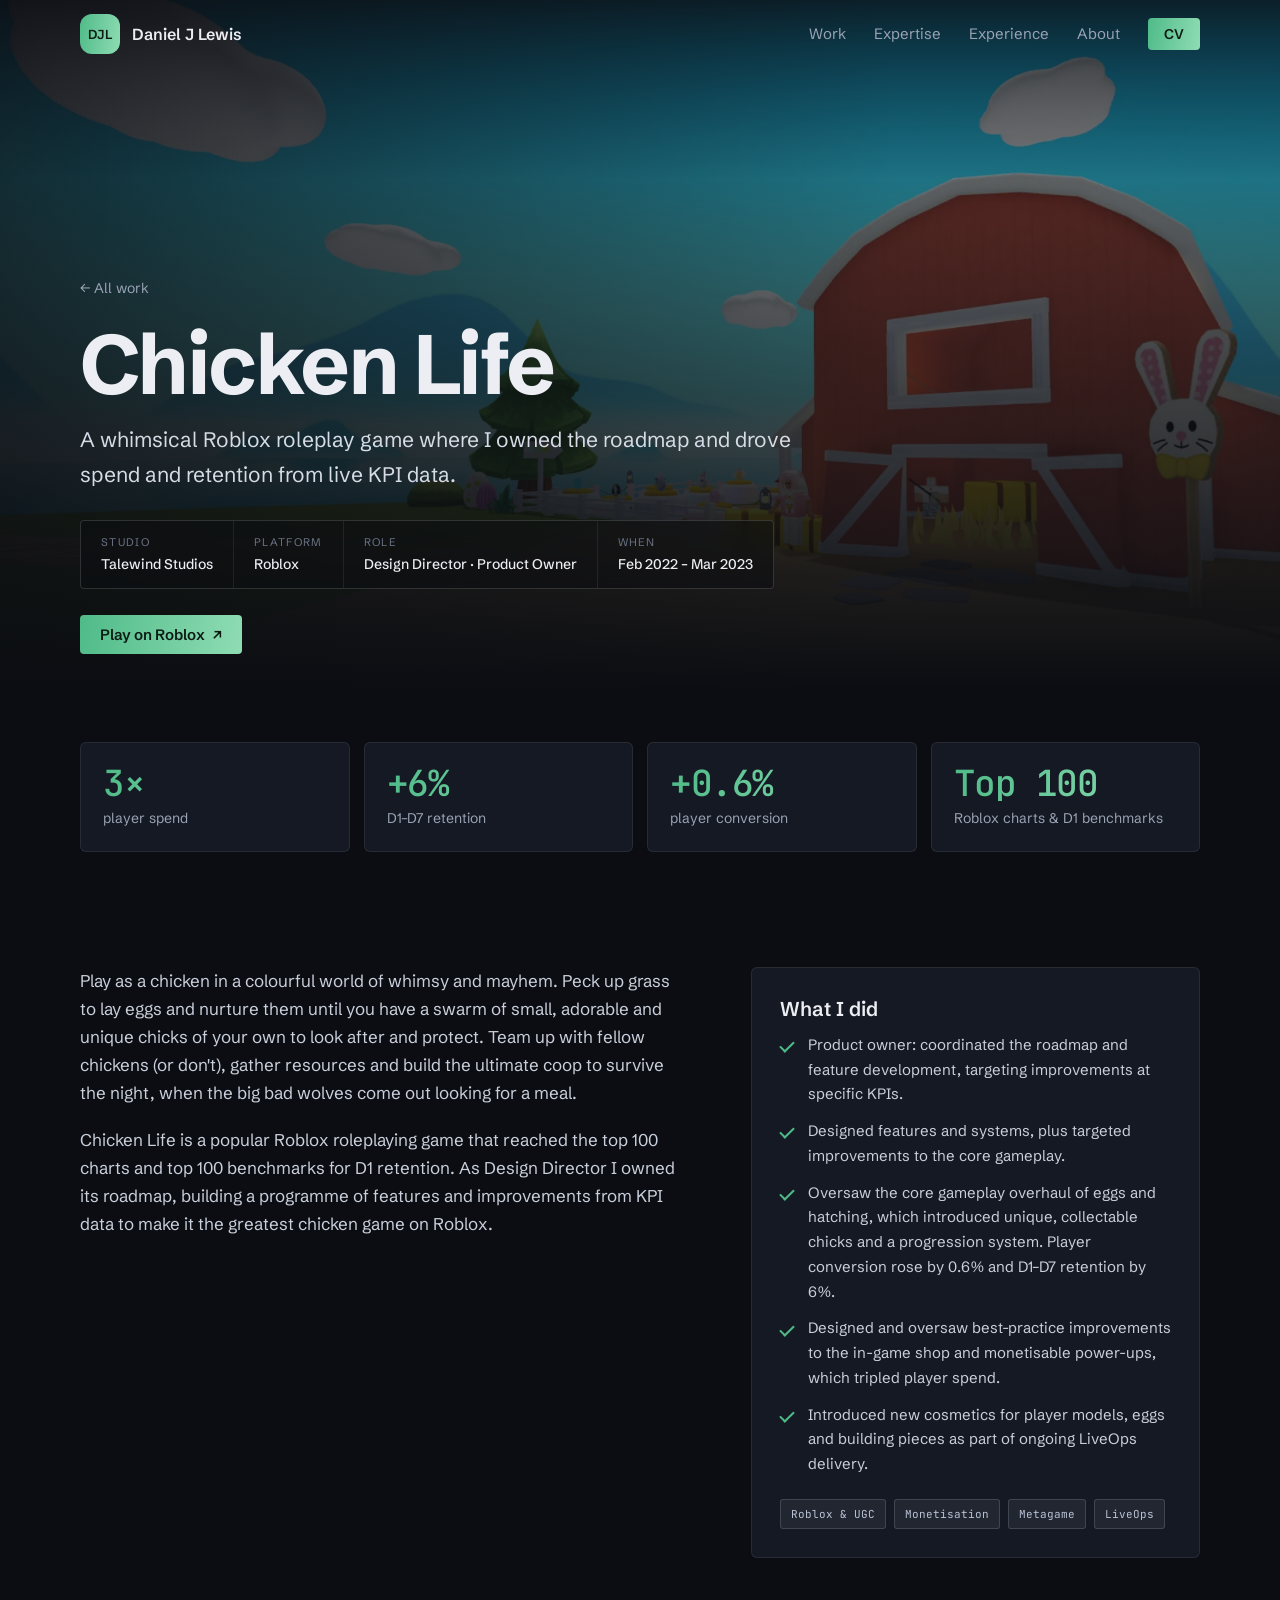
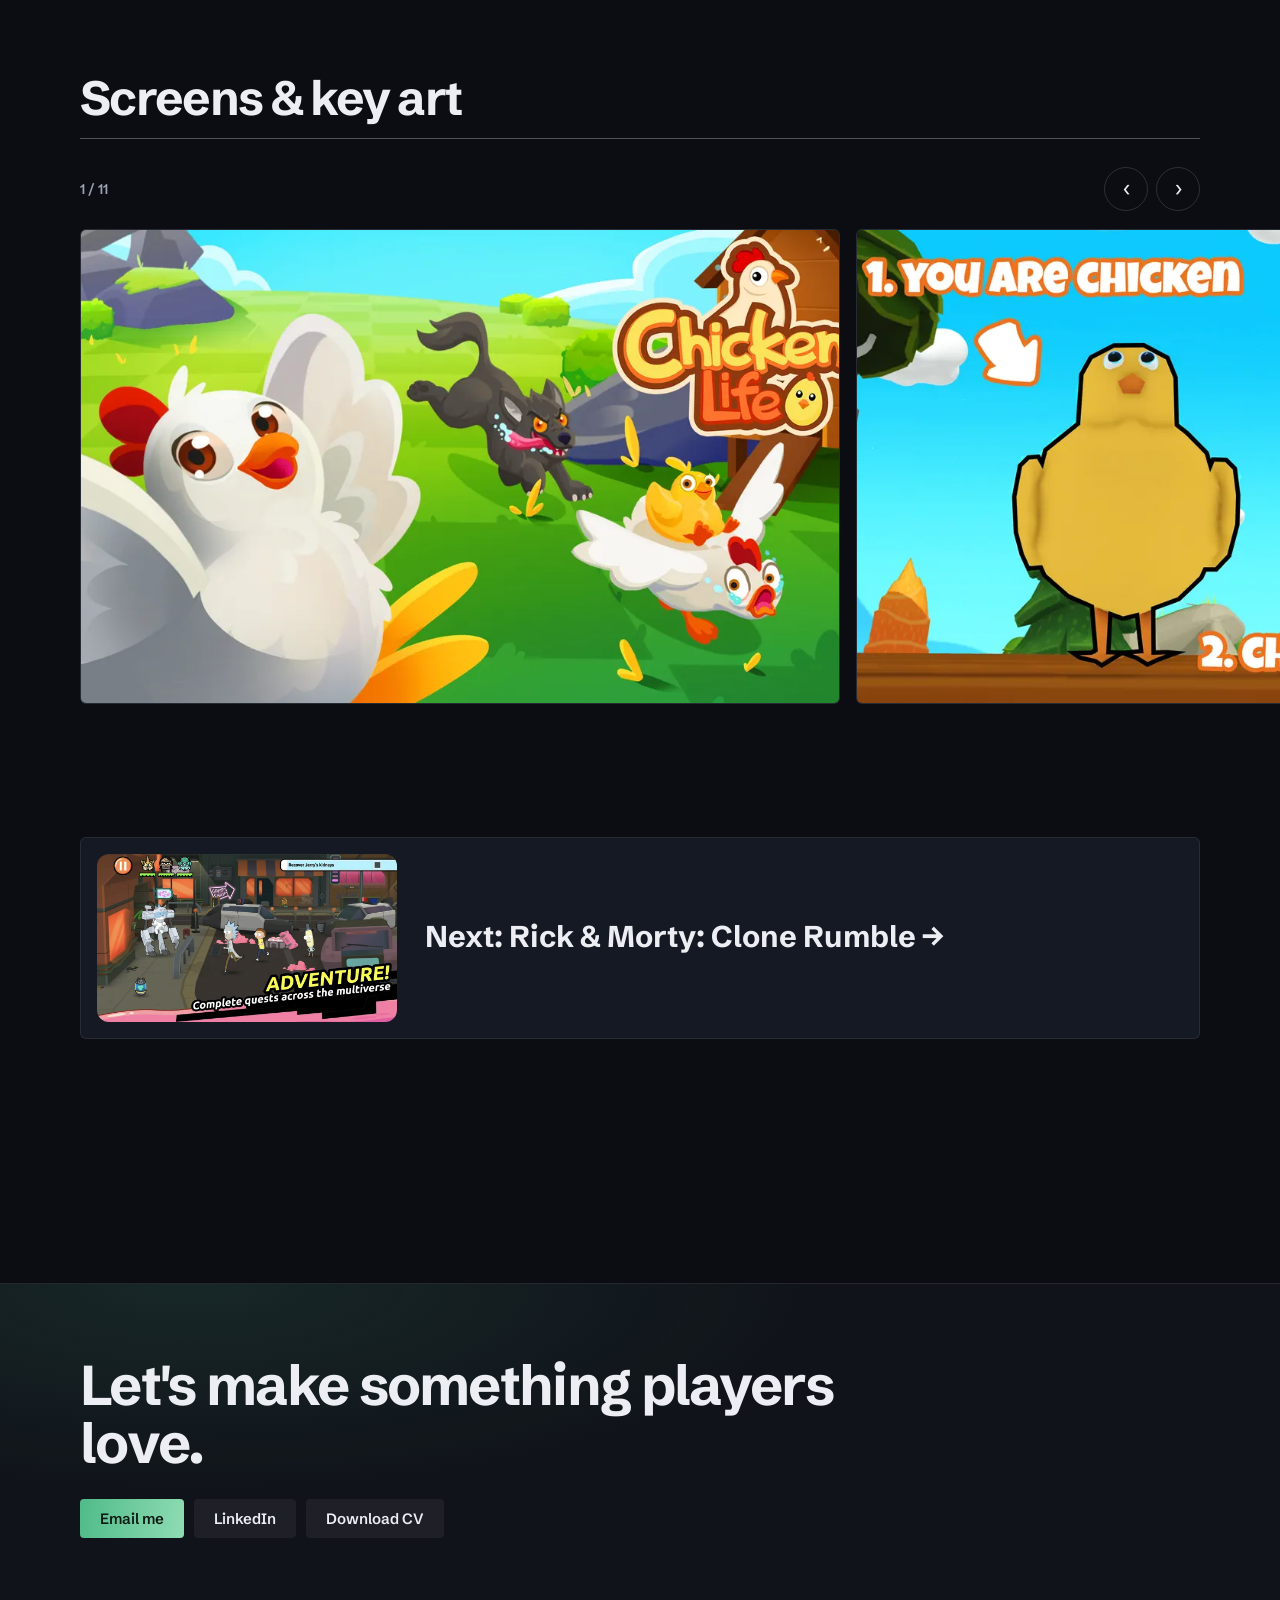
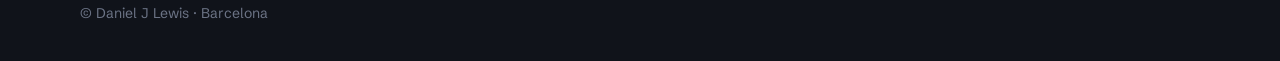
<file: chickenlife.html>
<!doctype html>
<html lang="en">
<head>
<meta charset="utf-8">
<script>document.documentElement.classList.add('js')</script>
<meta name="viewport" content="width=device-width, initial-scale=1">
<title>Chicken Life · Daniel J Lewis</title>
<meta name="description" content="A whimsical Roblox roleplay game where I owned the roadmap and drove spend and retention from live KPI data.">
<meta property="og:title" content="Chicken Life · Daniel J Lewis">
<meta property="og:description" content="A whimsical Roblox roleplay game where I owned the roadmap and drove spend and retention from live KPI data.">
<meta property="og:image" content="assets/img/clthumbnail.webp">
<meta property="og:type" content="website">
<meta name="theme-color" content="#0b0d12">
<link rel="icon" href="assets/favicon.svg" type="image/svg+xml">
<link rel="preconnect" href="https://fonts.googleapis.com">
<link rel="preconnect" href="https://fonts.gstatic.com" crossorigin>
<link href="https://fonts.googleapis.com/css2?family=Schibsted+Grotesk:wght@400;500;600;700;800&family=JetBrains+Mono:wght@400;500&display=swap" rel="stylesheet">
<link rel="stylesheet" href="assets/css/style.css?v=12">
<script src="assets/js/main.js?v=12" defer></script>
</head>
<body>
<a class="skip" href="#main">Skip to content</a>
<header class="nav" data-nav>
  <div class="wrap nav__in">
    <a class="logo" href="index.html" aria-label="Daniel J Lewis, home"><span class="logo__mark">DJL</span><span class="logo__name">Daniel J Lewis</span></a>
    <button class="nav__toggle" aria-expanded="false" aria-controls="nav-links" data-nav-toggle><span></span><span></span><span class="sr">Menu</span></button>
    <nav id="nav-links" class="nav__links">
      <a href="index.html#work">Work</a>
      <a href="index.html#expertise">Expertise</a>
      <a href="index.html#experience">Experience</a>
      <a href="index.html#about">About</a>
      <a class="btn btn--sm" href="assets/docs/DanielLewis_CV_2026.pdf" target="_blank" rel="noopener">CV</a>
    </nav>
  </div>
</header>

<main id="main">
<section class="phero">
  <div class="phero__bg"><img src="assets/img/bg-1907837483.webp" width="1914" height="1053" alt="" loading="eager" decoding="async"></div>
  <div class="wrap phero__in">
    <a class="back" href="index.html#work">← All work</a>
    <h1 class="phero__title">Chicken Life</h1>
    <p class="phero__tag">A whimsical Roblox roleplay game where I owned the roadmap and drove spend and retention from live KPI data.</p>
    <dl class="facts"><div><dt>Studio</dt><dd>Talewind Studios</dd></div><div><dt>Platform</dt><dd>Roblox</dd></div><div><dt>Role</dt><dd>Design Director · Product Owner</dd></div><div><dt>When</dt><dd>Feb 2022 – Mar 2023</dd></div></dl>
    <div class="btns"><a class="btn" href="https://www.roblox.com/games/6149941304/Chicken-Life-Avatars" target="_blank" rel="noopener">Play on Roblox <span aria-hidden="true">↗</span></a></div>
  </div>
</section>
<section class="sec sec--tight"><div class="wrap"><dl class="stats stats--proj"><div class="stat"><dt>3×</dt><dd>player spend</dd></div><div class="stat"><dt>+6%</dt><dd>D1–D7 retention</dd></div><div class="stat"><dt>+0.6%</dt><dd>player conversion</dd></div><div class="stat"><dt>Top 100</dt><dd>Roblox charts &amp; D1 benchmarks</dd></div></dl></div></section>
<section class="sec reveal"><div class="wrap cols cols--main">
  <div class="prose"><p>Play as a chicken in a colourful world of whimsy and mayhem. Peck up grass to lay eggs and nurture them until you have a swarm of small, adorable and unique chicks of your own to look after and protect. Team up with fellow chickens (or don&#x27;t), gather resources and build the ultimate coop to survive the night, when the big bad wolves come out looking for a meal.</p><p>Chicken Life is a popular Roblox roleplaying game that reached the top 100 charts and top 100 benchmarks for D1 retention. As Design Director I owned its roadmap, building a programme of features and improvements from KPI data to make it the greatest chicken game on Roblox.</p></div>
  <aside class="card did"><h2 class="h3">What I did</h2><ul class="ticks"><li>Product owner: coordinated the roadmap and feature development, targeting improvements at specific KPIs.</li><li>Designed features and systems, plus targeted improvements to the core gameplay.</li><li>Oversaw the core gameplay overhaul of eggs and hatching, which introduced unique, collectable chicks and a progression system. Player conversion rose by 0.6% and D1–D7 retention by 6%.</li><li>Designed and oversaw best-practice improvements to the in-game shop and monetisable power-ups, which tripled player spend.</li><li>Introduced new cosmetics for player models, eggs and building pieces as part of ongoing LiveOps delivery.</li></ul><ul class="tags"><li>Roblox &amp; UGC</li><li>Monetisation</li><li>Metagame</li><li>LiveOps</li></ul></aside>
</div></section>

<section class="sec reveal"><div class="wrap"><div class="sh"><h2 class="sh__t">Screens &amp; key art</h2></div><div class="car" data-carousel>
  <div class="car__bar"><span class="car__count" data-car-count>1 / 11</span>
    <div class="car__ctrl"><button class="car__arrow" data-car-prev aria-label="Previous">‹</button><button class="car__arrow" data-car-next aria-label="Next">›</button></div></div>
  <ul class="car__track" data-car-track><li class="car__slide"><button class="car__btn" data-lb-src="assets/img/clthumbnail.webp" aria-label="Open image 1 of 11 full screen"><img src="assets/img/clthumbnail.webp" width="1100" height="619" alt="Chicken Life screenshot 1" loading="lazy" decoding="async"></button></li><li class="car__slide"><button class="car__btn" data-lb-src="assets/img/thumbnail1.webp" aria-label="Open image 2 of 11 full screen"><img src="assets/img/thumbnail1.webp" width="1100" height="619" alt="Chicken Life screenshot 2" loading="lazy" decoding="async"></button></li><li class="car__slide"><button class="car__btn" data-lb-src="assets/img/thumbnail3.webp" aria-label="Open image 3 of 11 full screen"><img src="assets/img/thumbnail3.webp" width="1100" height="619" alt="Chicken Life screenshot 3" loading="lazy" decoding="async"></button></li><li class="car__slide"><button class="car__btn" data-lb-src="assets/img/thumbnail2.webp" aria-label="Open image 4 of 11 full screen"><img src="assets/img/thumbnail2.webp" width="1100" height="619" alt="Chicken Life screenshot 4" loading="lazy" decoding="async"></button></li><li class="car__slide"><button class="car__btn" data-lb-src="assets/img/thumbnail4.webp" aria-label="Open image 5 of 11 full screen"><img src="assets/img/thumbnail4.webp" width="1100" height="619" alt="Chicken Life screenshot 5" loading="lazy" decoding="async"></button></li><li class="car__slide"><button class="car__btn" data-lb-src="assets/img/screenshot-2023-10-24-154038.webp" aria-label="Open image 6 of 11 full screen"><img src="assets/img/screenshot-2023-10-24-154038.webp" width="1100" height="575" alt="Chicken Life screenshot 6" loading="lazy" decoding="async"></button></li><li class="car__slide"><button class="car__btn" data-lb-src="assets/img/screenshot-2023-12-13-134256.webp" aria-label="Open image 7 of 11 full screen"><img src="assets/img/screenshot-2023-12-13-134256.webp" width="1373" height="665" alt="Chicken Life screenshot 7" loading="lazy" decoding="async"></button></li><li class="car__slide"><button class="car__btn" data-lb-src="assets/img/img-4913.webp" aria-label="Open image 8 of 11 full screen"><img src="assets/img/img-4913.webp" width="1100" height="619" alt="Chicken Life screenshot 8" loading="lazy" decoding="async"></button></li><li class="car__slide"><button class="car__btn" data-lb-src="assets/img/screenshot-2023-12-13-134437.webp" aria-label="Open image 9 of 11 full screen"><img src="assets/img/screenshot-2023-12-13-134437.webp" width="1016" height="827" alt="Chicken Life screenshot 9" loading="lazy" decoding="async"></button></li><li class="car__slide"><button class="car__btn" data-lb-src="assets/img/screenshot-2023-10-24-171529.webp" aria-label="Open image 10 of 11 full screen"><img src="assets/img/screenshot-2023-10-24-171529.webp" width="1100" height="740" alt="Chicken Life screenshot 10" loading="lazy" decoding="async"></button></li><li class="car__slide"><button class="car__btn" data-lb-src="assets/img/cirimessagefromviktor.webp" aria-label="Open image 11 of 11 full screen"><img src="assets/img/cirimessagefromviktor.webp" width="1600" height="702" alt="Chicken Life screenshot 11" loading="lazy" decoding="async"></button></li></ul>
</div></div></section>


<section class="sec"><div class="wrap">
  <a class="next" href="clonerumble.html">
    <span class="next__img"><img src="assets/img/screenshot-2020-11-10-at-18-38-58.webp" width="1100" height="618" alt="" loading="lazy" decoding="async"></span>
    <span class="next__txt"><span class="next__title">Next: Rick &amp; Morty: Clone Rumble →</span></span>
  </a>
</div></section>
</main>
<footer class="foot" id="contact">
  <div class="wrap foot__in">
    <div>
      <h2 class="foot__title">Let's make something players love.</h2>
      <div class="btns">
        <a class="btn" href="mailto:lewisd07@hotmail.co.uk">Email me</a>
        <a class="btn btn--ghost" href="https://www.linkedin.com/in/lewisd07/" target="_blank" rel="noopener">LinkedIn</a>
        <a class="btn btn--ghost" href="assets/docs/DanielLewis_CV_2026.pdf" target="_blank" rel="noopener">Download CV</a>
      </div>
    </div>
    <p class="foot__small">© Daniel J Lewis · Barcelona</p>
  </div>
</footer>
<div class="lb" data-lightbox hidden>
  <button class="lb__close" data-lb-close aria-label="Close">×</button>
  <button class="lb__nav lb__prev" data-lb-prev aria-label="Previous image">‹</button>
  <figure class="lb__fig"><img alt="" data-lb-img><figcaption data-lb-count></figcaption></figure>
  <button class="lb__nav lb__next" data-lb-next aria-label="Next image">›</button>
</div>
</body>
</html>
</file>
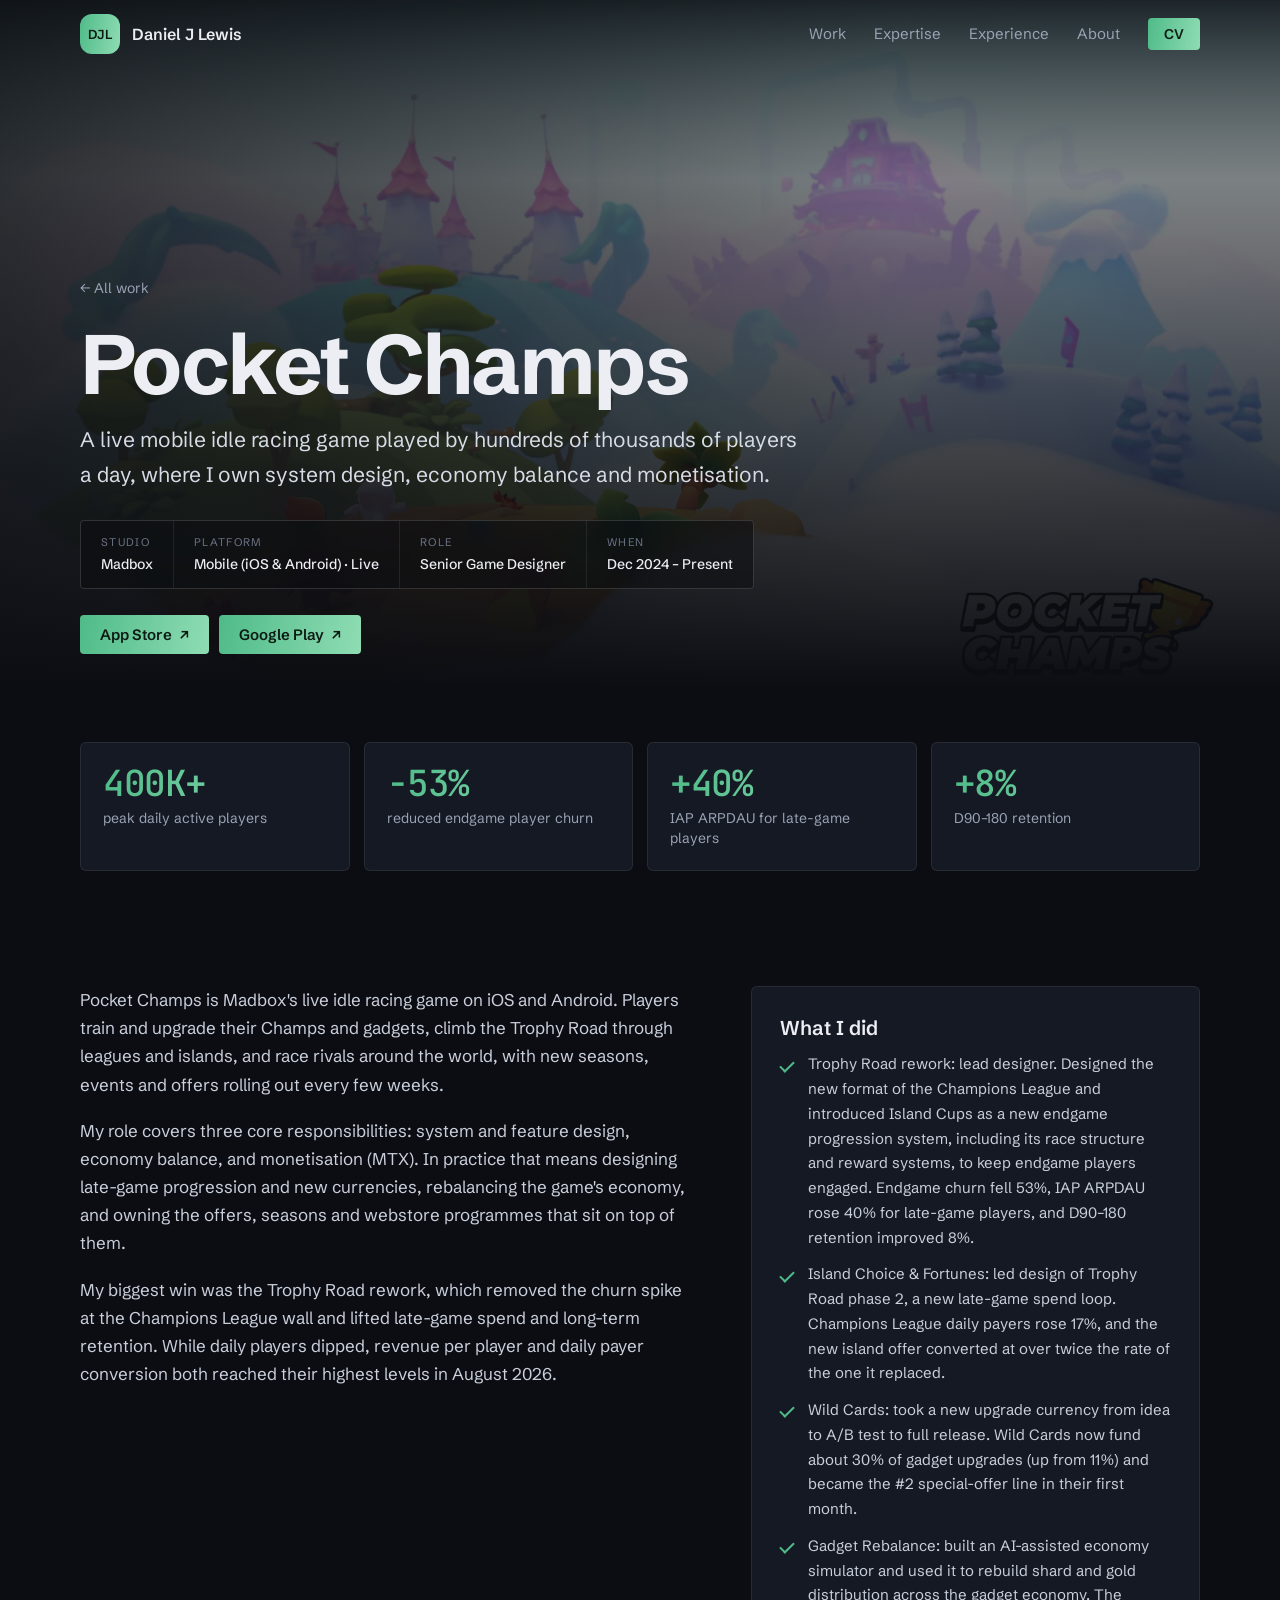
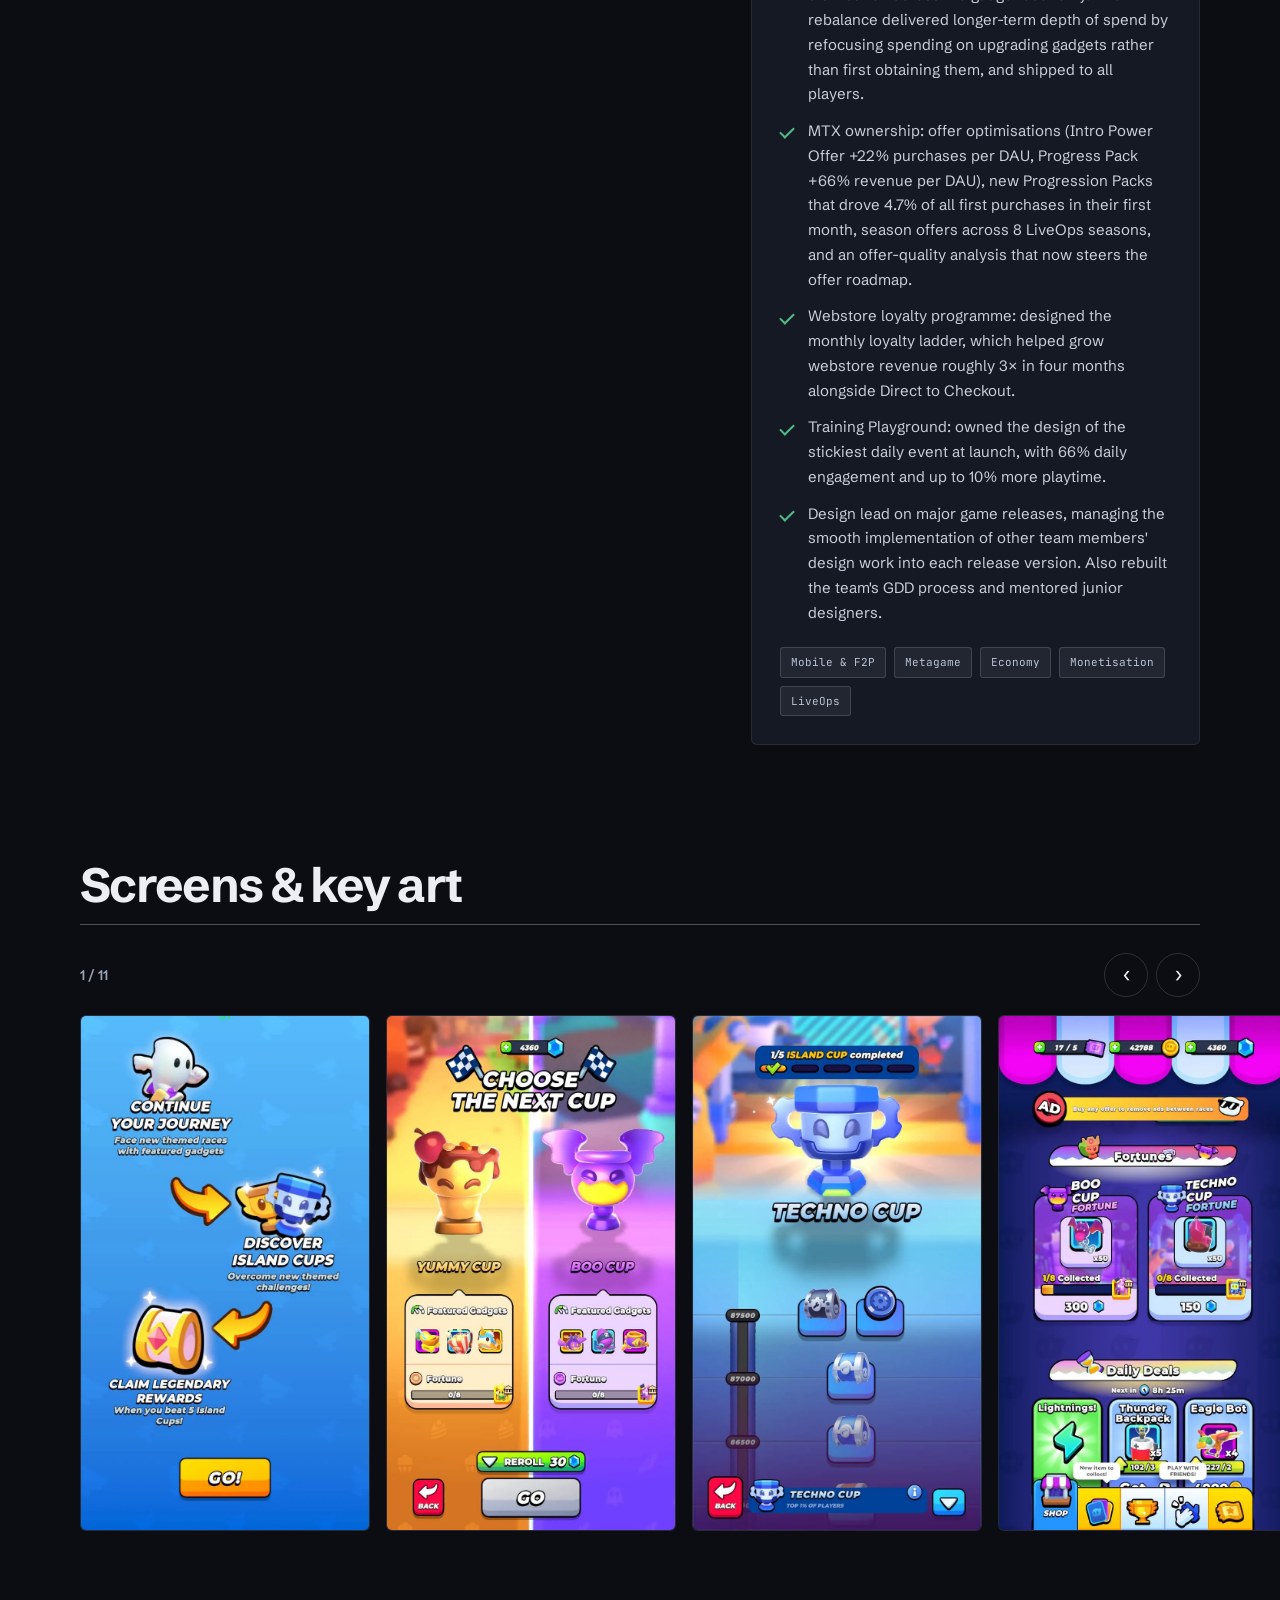
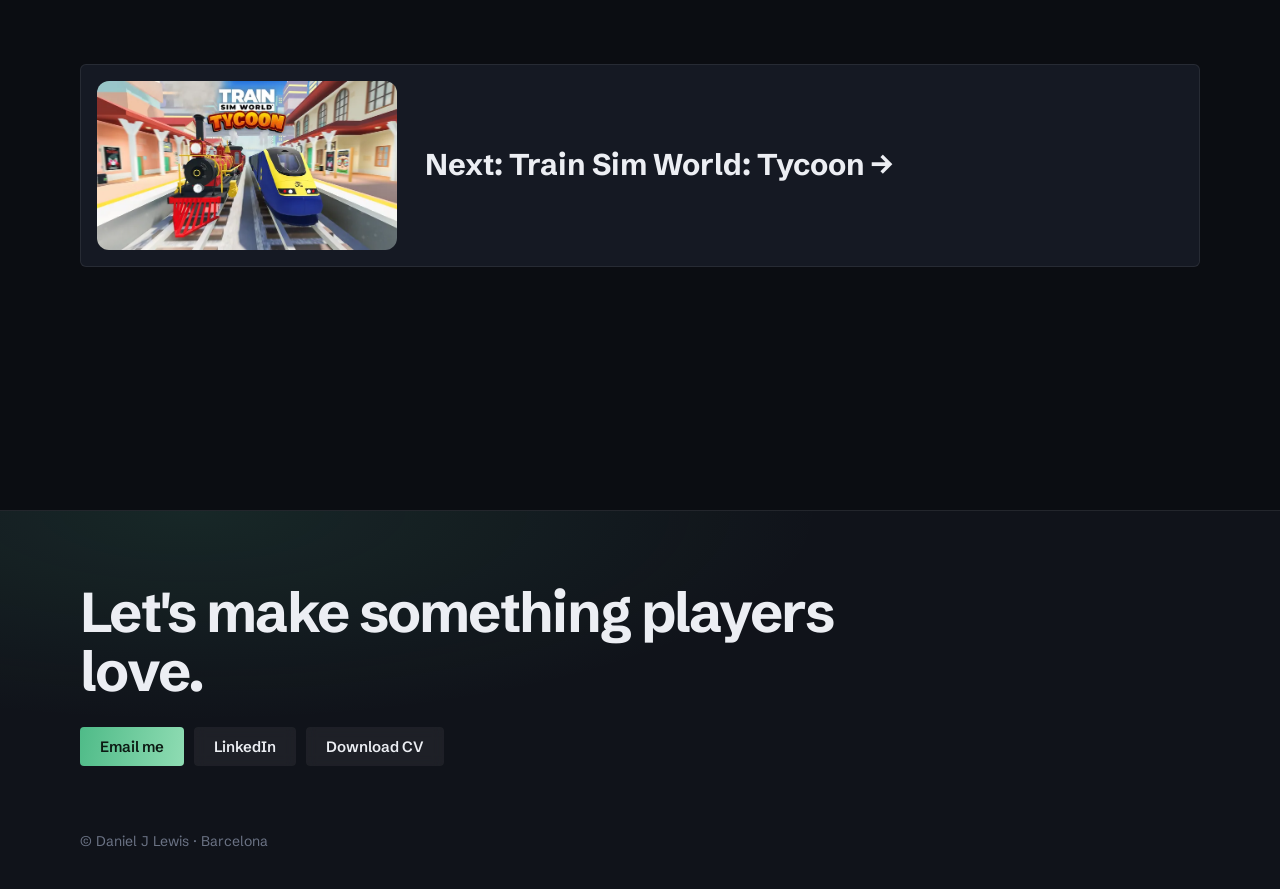
<file: pocketchamps.html>
<!doctype html>
<html lang="en">
<head>
<meta charset="utf-8">
<script>document.documentElement.classList.add('js')</script>
<meta name="viewport" content="width=device-width, initial-scale=1">
<title>Pocket Champs · Daniel J Lewis</title>
<meta name="description" content="A live mobile idle racing game played by hundreds of thousands of players a day, where I own system design, economy balance and monetisation.">
<meta property="og:title" content="Pocket Champs · Daniel J Lewis">
<meta property="og:description" content="A live mobile idle racing game played by hundreds of thousands of players a day, where I own system design, economy balance and monetisation.">
<meta property="og:image" content="assets/img/pocketchamps-keyart.webp">
<meta property="og:type" content="website">
<meta name="theme-color" content="#0b0d12">
<link rel="icon" href="assets/favicon.svg" type="image/svg+xml">
<link rel="preconnect" href="https://fonts.googleapis.com">
<link rel="preconnect" href="https://fonts.gstatic.com" crossorigin>
<link href="https://fonts.googleapis.com/css2?family=Schibsted+Grotesk:wght@400;500;600;700;800&family=JetBrains+Mono:wght@400;500&display=swap" rel="stylesheet">
<link rel="stylesheet" href="assets/css/style.css?v=12">
<script src="assets/js/main.js?v=12" defer></script>
</head>
<body>
<a class="skip" href="#main">Skip to content</a>
<header class="nav" data-nav>
  <div class="wrap nav__in">
    <a class="logo" href="index.html" aria-label="Daniel J Lewis, home"><span class="logo__mark">DJL</span><span class="logo__name">Daniel J Lewis</span></a>
    <button class="nav__toggle" aria-expanded="false" aria-controls="nav-links" data-nav-toggle><span></span><span></span><span class="sr">Menu</span></button>
    <nav id="nav-links" class="nav__links">
      <a href="index.html#work">Work</a>
      <a href="index.html#expertise">Expertise</a>
      <a href="index.html#experience">Experience</a>
      <a href="index.html#about">About</a>
      <a class="btn btn--sm" href="assets/docs/DanielLewis_CV_2026.pdf" target="_blank" rel="noopener">CV</a>
    </nav>
  </div>
</header>

<main id="main">
<section class="phero">
  <div class="phero__bg"><img src="assets/img/pocketchamps-banner.webp" width="2000" height="1125" alt="" loading="eager" decoding="async"></div>
  <div class="wrap phero__in">
    <a class="back" href="index.html#work">← All work</a>
    <h1 class="phero__title">Pocket Champs</h1>
    <p class="phero__tag">A live mobile idle racing game played by hundreds of thousands of players a day, where I own system design, economy balance and monetisation.</p>
    <dl class="facts"><div><dt>Studio</dt><dd>Madbox</dd></div><div><dt>Platform</dt><dd>Mobile (iOS &amp; Android) · Live</dd></div><div><dt>Role</dt><dd>Senior Game Designer</dd></div><div><dt>When</dt><dd>Dec 2024 – Present</dd></div></dl>
    <div class="btns"><a class="btn" href="https://apps.apple.com/us/app/pocket-champs-pvp-racing-games/id1542776143" target="_blank" rel="noopener">App Store <span aria-hidden="true">↗</span></a><a class="btn" href="https://play.google.com/store/apps/details?id=com.pocketchamps.game" target="_blank" rel="noopener">Google Play <span aria-hidden="true">↗</span></a></div>
  </div>
</section>
<section class="sec sec--tight"><div class="wrap"><dl class="stats stats--proj"><div class="stat"><dt>400K+</dt><dd>peak daily active players</dd></div><div class="stat"><dt>−53%</dt><dd>reduced endgame player churn</dd></div><div class="stat"><dt>+40%</dt><dd>IAP ARPDAU for late-game players</dd></div><div class="stat"><dt>+8%</dt><dd>D90–180 retention</dd></div></dl></div></section>
<section class="sec reveal"><div class="wrap cols cols--main">
  <div class="prose"><p>Pocket Champs is Madbox&#x27;s live idle racing game on iOS and Android. Players train and upgrade their Champs and gadgets, climb the Trophy Road through leagues and islands, and race rivals around the world, with new seasons, events and offers rolling out every few weeks.</p><p>My role covers three core responsibilities: system and feature design, economy balance, and monetisation (MTX). In practice that means designing late-game progression and new currencies, rebalancing the game&#x27;s economy, and owning the offers, seasons and webstore programmes that sit on top of them.</p><p>My biggest win was the Trophy Road rework, which removed the churn spike at the Champions League wall and lifted late-game spend and long-term retention. While daily players dipped, revenue per player and daily payer conversion both reached their highest levels in August 2026.</p></div>
  <aside class="card did"><h2 class="h3">What I did</h2><ul class="ticks"><li>Trophy Road rework: lead designer. Designed the new format of the Champions League and introduced Island Cups as a new endgame progression system, including its race structure and reward systems, to keep endgame players engaged. Endgame churn fell 53%, IAP ARPDAU rose 40% for late-game players, and D90–180 retention improved 8%.</li><li>Island Choice &amp; Fortunes: led design of Trophy Road phase 2, a new late-game spend loop. Champions League daily payers rose 17%, and the new island offer converted at over twice the rate of the one it replaced.</li><li>Wild Cards: took a new upgrade currency from idea to A/B test to full release. Wild Cards now fund about 30% of gadget upgrades (up from 11%) and became the #2 special-offer line in their first month.</li><li>Gadget Rebalance: built an AI-assisted economy simulator and used it to rebuild shard and gold distribution across the gadget economy. The rebalance delivered longer-term depth of spend by refocusing spending on upgrading gadgets rather than first obtaining them, and shipped to all players.</li><li>MTX ownership: offer optimisations (Intro Power Offer +22% purchases per DAU, Progress Pack +66% revenue per DAU), new Progression Packs that drove 4.7% of all first purchases in their first month, season offers across 8 LiveOps seasons, and an offer-quality analysis that now steers the offer roadmap.</li><li>Webstore loyalty programme: designed the monthly loyalty ladder, which helped grow webstore revenue roughly 3× in four months alongside Direct to Checkout.</li><li>Training Playground: owned the design of the stickiest daily event at launch, with 66% daily engagement and up to 10% more playtime.</li><li>Design lead on major game releases, managing the smooth implementation of other team members&#x27; design work into each release version. Also rebuilt the team&#x27;s GDD process and mentored junior designers.</li></ul><ul class="tags"><li>Mobile &amp; F2P</li><li>Metagame</li><li>Economy</li><li>Monetisation</li><li>LiveOps</li></ul></aside>
</div></section>

<section class="sec reveal"><div class="wrap"><div class="sh"><h2 class="sh__t">Screens &amp; key art</h2></div><div class="car" data-carousel>
  <div class="car__bar"><span class="car__count" data-car-count>1 / 11</span>
    <div class="car__ctrl"><button class="car__arrow" data-car-prev aria-label="Previous">‹</button><button class="car__arrow" data-car-next aria-label="Next">›</button></div></div>
  <ul class="car__track" data-car-track><li class="car__slide car__slide--tall"><button class="car__btn" data-lb-src="assets/img/pc-island-intro.webp" aria-label="Open image 1 of 11 full screen"><img src="assets/img/pc-island-intro.webp" width="750" height="1264" alt="Pocket Champs screenshot 1" loading="lazy" decoding="async"></button></li><li class="car__slide car__slide--tall"><button class="car__btn" data-lb-src="assets/img/pc-island-choice.webp" aria-label="Open image 2 of 11 full screen"><img src="assets/img/pc-island-choice.webp" width="750" height="1334" alt="Pocket Champs screenshot 2" loading="lazy" decoding="async"></button></li><li class="car__slide car__slide--tall"><button class="car__btn" data-lb-src="assets/img/pc-island-cup.webp" aria-label="Open image 3 of 11 full screen"><img src="assets/img/pc-island-cup.webp" width="750" height="1334" alt="Pocket Champs screenshot 3" loading="lazy" decoding="async"></button></li><li class="car__slide car__slide--tall"><button class="car__btn" data-lb-src="assets/img/pc-fortunes-shop.webp" aria-label="Open image 4 of 11 full screen"><img src="assets/img/pc-fortunes-shop.webp" width="750" height="1334" alt="Pocket Champs screenshot 4" loading="lazy" decoding="async"></button></li><li class="car__slide car__slide--tall"><button class="car__btn" data-lb-src="assets/img/pc-fortune-boo.webp" aria-label="Open image 5 of 11 full screen"><img src="assets/img/pc-fortune-boo.webp" width="750" height="1334" alt="Pocket Champs screenshot 5" loading="lazy" decoding="async"></button></li><li class="car__slide car__slide--tall"><button class="car__btn" data-lb-src="assets/img/pc-wildcards-upgrade.webp" aria-label="Open image 6 of 11 full screen"><img src="assets/img/pc-wildcards-upgrade.webp" width="750" height="1334" alt="Pocket Champs screenshot 6" loading="lazy" decoding="async"></button></li><li class="car__slide car__slide--tall"><button class="car__btn" data-lb-src="assets/img/pc-wildcards-reward.webp" aria-label="Open image 7 of 11 full screen"><img src="assets/img/pc-wildcards-reward.webp" width="750" height="1334" alt="Pocket Champs screenshot 7" loading="lazy" decoding="async"></button></li><li class="car__slide car__slide--tall"><button class="car__btn" data-lb-src="assets/img/pc-playground-select.webp" aria-label="Open image 8 of 11 full screen"><img src="assets/img/pc-playground-select.webp" width="750" height="1334" alt="Pocket Champs screenshot 8" loading="lazy" decoding="async"></button></li><li class="car__slide car__slide--tall"><button class="car__btn" data-lb-src="assets/img/pc-playground-track.webp" aria-label="Open image 9 of 11 full screen"><img src="assets/img/pc-playground-track.webp" width="750" height="1334" alt="Pocket Champs screenshot 9" loading="lazy" decoding="async"></button></li><li class="car__slide car__slide--tall"><button class="car__btn" data-lb-src="assets/img/pc-playground-run.webp" aria-label="Open image 10 of 11 full screen"><img src="assets/img/pc-playground-run.webp" width="750" height="1334" alt="Pocket Champs screenshot 10" loading="lazy" decoding="async"></button></li><li class="car__slide car__slide--tall"><button class="car__btn" data-lb-src="assets/img/pc-coach-banners.webp" aria-label="Open image 11 of 11 full screen"><img src="assets/img/pc-coach-banners.webp" width="750" height="1264" alt="Pocket Champs screenshot 11" loading="lazy" decoding="async"></button></li></ul>
</div></div></section>


<section class="sec"><div class="wrap">
  <a class="next" href="trainsimworldtycoon.html">
    <span class="next__img"><img src="assets/img/tsw-tycoon-keyart-2-720.webp" width="720" height="405" alt="" loading="lazy" decoding="async"></span>
    <span class="next__txt"><span class="next__title">Next: Train Sim World: Tycoon →</span></span>
  </a>
</div></section>
</main>
<footer class="foot" id="contact">
  <div class="wrap foot__in">
    <div>
      <h2 class="foot__title">Let's make something players love.</h2>
      <div class="btns">
        <a class="btn" href="mailto:lewisd07@hotmail.co.uk">Email me</a>
        <a class="btn btn--ghost" href="https://www.linkedin.com/in/lewisd07/" target="_blank" rel="noopener">LinkedIn</a>
        <a class="btn btn--ghost" href="assets/docs/DanielLewis_CV_2026.pdf" target="_blank" rel="noopener">Download CV</a>
      </div>
    </div>
    <p class="foot__small">© Daniel J Lewis · Barcelona</p>
  </div>
</footer>
<div class="lb" data-lightbox hidden>
  <button class="lb__close" data-lb-close aria-label="Close">×</button>
  <button class="lb__nav lb__prev" data-lb-prev aria-label="Previous image">‹</button>
  <figure class="lb__fig"><img alt="" data-lb-img><figcaption data-lb-count></figcaption></figure>
  <button class="lb__nav lb__next" data-lb-next aria-label="Next image">›</button>
</div>
</body>
</html>
</file>
<file: assets/css/style.css>
/* ==========================================================================
   Daniel J Lewis · Portfolio
   ========================================================================== */
:root {
  --bg: #0b0d12;
  --bg-2: #10131a;
  --surface: #151923;
  --surface-2: #1b2030;
  --line: rgba(255, 255, 255, .08);
  --line-2: rgba(255, 255, 255, .14);
  --text: #eceef3;
  --muted: #9aa3b5;
  --dim: #6b7385;
  --accent: #4fbb88;
  --accent-2: #8fdcb3;
  --cool: #b9c3d6;
  --grad: linear-gradient(100deg, var(--accent) 0%, var(--accent-2) 100%);
  --radius: 18px;
  --radius-sm: 10px;
  --wrap: 1200px;
  --pad: clamp(16px, 4vw, 40px);
  --font: 'Inter', system-ui, -apple-system, Segoe UI, Roboto, sans-serif;
  --display: 'Space Grotesk', 'Inter', system-ui, sans-serif;
  --shadow: 0 20px 60px -20px rgba(0, 0, 0, .6);
  color-scheme: dark;
}

*, *::before, *::after { box-sizing: border-box; }
html { scroll-behavior: smooth; -webkit-text-size-adjust: 100%; }
body {
  margin: 0; background: var(--bg); color: var(--text);
  font: 400 16px/1.65 var(--font);
  -webkit-font-smoothing: antialiased; overflow-x: hidden;
}
img { max-width: 100%; height: auto; display: block; }
a { color: inherit; text-decoration: none; }
button { font: inherit; color: inherit; background: none; border: 0; cursor: pointer; padding: 0; }
:focus-visible { outline: 2px solid var(--accent); outline-offset: 3px; border-radius: 6px; }
.sr { position: absolute; width: 1px; height: 1px; overflow: hidden; clip: rect(0 0 0 0); }
.skip { position: absolute; left: -999px; top: 8px; z-index: 100; background: var(--accent); color: #111; padding: 8px 14px; border-radius: 8px; }
.skip:focus { left: 8px; }
.wrap { width: 100%; max-width: var(--wrap); margin: 0 auto; padding: 0 var(--pad); }

/* ---- type ---- */
.eyebrow {
  margin: 0 0 10px; font: 600 12px/1.3 var(--font); letter-spacing: .14em; text-transform: uppercase; color: var(--accent);
}
.h2 { font: 700 clamp(28px, 4vw, 44px)/1.08 var(--display); letter-spacing: -.02em; margin: 0 0 18px; }
.h3 { font: 600 20px/1.25 var(--display); margin: 0 0 12px; }
.lede { color: var(--muted); max-width: 640px; margin: 0; font-size: 18px; }
.prose p { margin: 0 0 1.1em; color: #c9cfdb; font-size: 17px; }
.prose p:last-child { margin-bottom: 0; }
.note { color: var(--muted); font-style: italic; }

/* ---- buttons ---- */
.btns { display: flex; flex-wrap: wrap; gap: 10px; margin-top: 26px; }
.btn {
  display: inline-flex; align-items: center; gap: 8px; padding: 12px 20px; border-radius: 999px;
  background: var(--grad); color: #0c1a13; font-weight: 600; font-size: 15px; line-height: 1;
  transition: transform .2s ease, box-shadow .2s ease; box-shadow: 0 8px 24px -10px rgba(79, 187, 136, .7);
}
.btn:hover { transform: translateY(-2px); box-shadow: 0 14px 30px -12px rgba(79, 187, 136, .9); }
.btn--ghost { background: rgba(255, 255, 255, .06); color: var(--text); box-shadow: inset 0 0 0 1px var(--line-2); backdrop-filter: blur(6px); }
.btn--ghost:hover { background: rgba(255, 255, 255, .12); box-shadow: inset 0 0 0 1px rgba(255, 255, 255, .25); }
.btn--sm { padding: 9px 16px; font-size: 14px; }
.link { color: var(--accent); font-weight: 600; white-space: nowrap; }
.link:hover { color: var(--accent-2); }

/* ---- nav ---- */
.nav { position: fixed; inset: 0 0 auto; z-index: 50; transition: background .3s, box-shadow .3s; }
.nav.is-solid { background: rgba(11, 13, 18, .82); backdrop-filter: blur(14px); box-shadow: 0 1px 0 var(--line); }
.nav__in { display: flex; align-items: center; justify-content: space-between; height: 68px; }
.logo { display: flex; align-items: center; gap: 12px; font: 600 16px var(--display); }
.logo__mark {
  display: grid; place-items: center; width: 40px; height: 40px; border-radius: 12px; background: var(--grad);
  color: #0c1a13; font-size: 13px; letter-spacing: .04em;
}
.nav__links { display: flex; align-items: center; gap: 28px; font-size: 15px; }
.nav__links a:not(.btn) { color: var(--muted); transition: color .2s; }
.nav__links a:not(.btn):hover { color: var(--text); }
.nav__toggle { display: none; width: 44px; height: 44px; position: relative; }
.nav__toggle span:not(.sr) { position: absolute; left: 11px; right: 11px; height: 2px; background: var(--text); transition: transform .25s, top .25s; }
.nav__toggle span:nth-child(1) { top: 17px; }
.nav__toggle span:nth-child(2) { top: 25px; }
.nav__toggle[aria-expanded="true"] span:nth-child(1) { top: 21px; transform: rotate(45deg); }
.nav__toggle[aria-expanded="true"] span:nth-child(2) { top: 21px; transform: rotate(-45deg); }

/* ---- hero + reel ---- */
.hero { position: relative; min-height: min(100svh, 940px); display: flex; flex-direction: column; justify-content: flex-end; padding: 120px 0 0; overflow: hidden; }
.reel { position: absolute; inset: 0; }
.reel__slide { position: absolute; inset: 0; opacity: 0; transform: scale(1.06); transition: opacity 1.4s ease, transform 7s ease-out; }
.reel__slide.is-on { opacity: 1; transform: scale(1); }
.reel__slide img { width: 100%; height: 100%; object-fit: cover; }
.hero__shade {
  position: absolute; inset: 0;
  background:
    linear-gradient(90deg, rgba(11, 13, 18, .96) 0%, rgba(11, 13, 18, .82) 38%, rgba(11, 13, 18, .25) 75%, rgba(11, 13, 18, .45) 100%),
    linear-gradient(0deg, var(--bg) 0%, rgba(11, 13, 18, 0) 35%);
}
.hero__in { position: relative; padding-bottom: 40px; }
.eyebrow--hero { font-size: 13px; }
.hero__name { font: 700 clamp(48px, 9vw, 112px)/.95 var(--display); letter-spacing: -.035em; margin: 0 0 18px; }
.hero__focus { margin: 0 0 22px; font: 500 clamp(17px, 2.2vw, 22px)/1.4 var(--display); color: #fff; }
.hero__focus span[aria-hidden] { color: var(--accent); margin: 0 6px; }
.hero__pitch { max-width: 560px; color: #c9cfdb; font-size: 18px; margin: 0; }
.reel__ui { position: relative; display: flex; justify-content: space-between; align-items: center; gap: 16px; padding-bottom: 28px; }
.reel__now { font-size: 14px; color: var(--muted); }
.reel__now strong { color: var(--text); font-weight: 600; }
.reel__now:hover strong { color: var(--accent); }
.reel__dots { display: flex; gap: 8px; }
.reel__dot { width: 28px; height: 4px; border-radius: 4px; background: rgba(255, 255, 255, .25); transition: background .3s, width .3s; }
.reel__dot.is-on { background: var(--accent); width: 44px; }

/* ---- stats ---- */
.stats { margin: 0; display: grid; gap: 14px; }
.stat { margin: 0; }
.stat dt { font: 700 30px/1 var(--display); letter-spacing: -.02em; background: var(--grad); -webkit-background-clip: text; background-clip: text; color: transparent; }
.stat dd { margin: 8px 0 0; color: var(--muted); font-size: 14px; line-height: 1.4; }
.strip { border-block: 1px solid var(--line); background: var(--bg-2); }
.stats--strip { grid-template-columns: repeat(5, 1fr); padding: 34px 0; }
.stats--strip .stat { padding-left: 18px; border-left: 1px solid var(--line); }
.stats--strip .stat:first-child { border-left: 0; padding-left: 0; }
.stats--mini { grid-template-columns: repeat(3, 1fr); margin: 22px 0; }
.stats--mini dt { font-size: 24px; }
.stats--mini dd { font-size: 13px; }
.stats--proj { grid-template-columns: repeat(auto-fit, minmax(190px, 1fr)); }
.stats--proj .stat { background: var(--surface); border: 1px solid var(--line); border-radius: var(--radius); padding: 22px; }
.stats--proj dt { font-size: 36px; }

/* ---- sections ---- */
.sec { padding: clamp(64px, 9vw, 120px) 0 0; }
.sec--tight { padding-top: 40px; }
main > .sec:last-child { padding-bottom: clamp(64px, 9vw, 120px); }
.group + .group { margin-top: clamp(72px, 9vw, 120px); }
.group__head { margin-bottom: 36px; }

/* pillars */
.pillars { display: grid; grid-template-columns: repeat(3, 1fr); gap: 18px; }
.pillar { background: linear-gradient(180deg, var(--surface) 0%, var(--bg-2) 100%); border: 1px solid var(--line); border-radius: var(--radius); padding: 30px; position: relative; overflow: hidden; }
.pillar::after { content: ""; position: absolute; inset: 0 0 auto; height: 3px; background: var(--grad); opacity: .85; }
.pillar__n { font: 700 14px var(--display); color: var(--dim); display: block; margin-bottom: 18px; }
.pillar p { color: var(--muted); margin: 0 0 20px; }

/* chips & tags */
.chips, .tags { list-style: none; margin: 0; padding: 0; display: flex; flex-wrap: wrap; gap: 8px; }
.chips a { display: inline-block; font-size: 13px; padding: 6px 12px; border-radius: 999px; background: rgba(79, 187, 136, .1); color: #a6e6c4; border: 1px solid rgba(79, 187, 136, .25); transition: background .2s; }
.chips a:hover { background: rgba(79, 187, 136, .2); }
.tags li { font-size: 12px; padding: 5px 10px; border-radius: 999px; background: rgba(185, 195, 214, .08); color: var(--cool); border: 1px solid rgba(185, 195, 214, .2); }

/* featured rows */
.feat { display: grid; grid-template-columns: 1.25fr 1fr; gap: clamp(24px, 4vw, 56px); align-items: center; }
.feat + .feat { margin-top: clamp(48px, 7vw, 88px); }
.feat--flip .feat__media { order: 2; }
.feat__media { display: block; border-radius: var(--radius); overflow: hidden; box-shadow: var(--shadow); aspect-ratio: 16 / 10; background: var(--surface); border: 1px solid var(--line); }
.feat__media img { width: 100%; height: 100%; object-fit: cover; transition: transform .6s ease; }
.feat:hover .feat__media img { transform: scale(1.04); }
.feat__title { font: 700 clamp(26px, 3vw, 36px)/1.1 var(--display); letter-spacing: -.02em; margin: 0 0 12px; }
.feat__title a:hover { color: var(--accent); }
.feat__tag { color: var(--muted); margin: 0; font-size: 17px; }
.feat__foot { display: flex; justify-content: space-between; align-items: center; gap: 16px; flex-wrap: wrap; }

/* cards */
.grid { display: grid; gap: 20px; }
.grid--3 { grid-template-columns: repeat(3, 1fr); }
.grid--2 { grid-template-columns: repeat(2, 1fr); }
.grid--1 { grid-template-columns: minmax(0, 560px); }
.pcard { display: flex; flex-direction: column; background: var(--surface); border: 1px solid var(--line); border-radius: var(--radius); overflow: hidden; transition: transform .3s ease, border-color .3s, box-shadow .3s; }
.pcard:hover { transform: translateY(-6px); border-color: var(--line-2); box-shadow: var(--shadow); }
.pcard__img { aspect-ratio: 16 / 9; overflow: hidden; display: block; background: var(--surface-2); }
.pcard__img img { width: 100%; height: 100%; object-fit: cover; transition: transform .6s ease; }
.pcard:hover .pcard__img img { transform: scale(1.05); }
.pcard__body { padding: 22px 22px 24px; display: flex; flex-direction: column; gap: 8px; flex: 1; }
.pcard__body .eyebrow { margin: 0; color: var(--dim); }
.pcard__title { font: 600 22px/1.2 var(--display); }
.pcard__tag { color: var(--muted); font-size: 15px; flex: 1; }
.pcard__stat { font-size: 13px; color: var(--muted); padding-top: 12px; border-top: 1px solid var(--line); margin-top: 6px; }
.pcard__stat strong { color: var(--accent); font: 700 16px var(--display); margin-right: 4px; }

/* play */
.soon { display: flex; align-items: center; gap: 22px; padding: 28px 30px; border-radius: var(--radius); border: 1px dashed var(--line-2); background: repeating-linear-gradient(135deg, rgba(255,255,255,.015) 0 12px, transparent 12px 24px); }
.soon p { margin: 0; color: var(--muted); }
.soon__badge { flex: none; font: 600 12px var(--font); letter-spacing: .1em; text-transform: uppercase; padding: 8px 12px; border-radius: 8px; background: rgba(143, 220, 179, .12); color: var(--accent-2); }

/* timeline */
.tl { list-style: none; margin: 0; padding: 0; position: relative; }
.tl::before { content: ""; position: absolute; left: 150px; top: 8px; bottom: 8px; width: 1px; background: var(--line-2); }
.tl__item { display: grid; grid-template-columns: 150px 1fr; gap: 40px; padding-bottom: 34px; position: relative; }
.tl__item::before { content: ""; position: absolute; left: 145px; top: 8px; width: 11px; height: 11px; border-radius: 50%; background: var(--bg); border: 2px solid var(--accent); }
.tl__item:first-child::before { background: var(--accent); box-shadow: 0 0 0 5px rgba(79, 187, 136, .2); }
.tl__when { font: 600 14px/1.6 var(--display); color: var(--muted); text-align: right; padding-right: 14px; }
.tl__org { font: 600 20px/1.3 var(--display); margin: 0 0 4px; }
.tl__org span { font: 500 15px var(--font); color: var(--accent); margin-left: 8px; }
.tl__body p { margin: 0 0 12px; color: var(--muted); }

/* about */
.about { display: grid; grid-template-columns: 340px 1fr; gap: clamp(28px, 5vw, 64px); align-items: start; }
.about__photo { border-radius: var(--radius); overflow: hidden; border: 1px solid var(--line); box-shadow: var(--shadow); position: sticky; top: 96px; }
.about__photo img { width: 100%; aspect-ratio: 4 / 5; object-fit: cover; object-position: center 30%; }
.ticks { list-style: none; margin: 0; padding: 0; display: grid; gap: 12px; }
.ticks li { position: relative; padding-left: 28px; color: #c9cfdb; }
.ticks li::before { content: ""; position: absolute; left: 0; top: .55em; width: 14px; height: 8px; border-left: 2px solid var(--accent); border-bottom: 2px solid var(--accent); transform: rotate(-45deg); }
.ticks--2 { grid-template-columns: 1fr 1fr; gap: 14px 28px; margin-top: 28px; }

/* footer */
.foot { margin-top: clamp(80px, 10vw, 140px); border-top: 1px solid var(--line); background: radial-gradient(900px 300px at 15% 0%, rgba(79, 187, 136, .12), transparent 70%), var(--bg-2); }
.foot__in { padding: 72px var(--pad) 36px; }
.foot__title { font: 700 clamp(30px, 5vw, 56px)/1.05 var(--display); letter-spacing: -.03em; margin: 0; max-width: 760px; }
.foot__small { margin: 64px 0 0; color: var(--dim); font-size: 14px; }

/* ---- project page ---- */
.phero { position: relative; min-height: min(78svh, 760px); display: flex; align-items: flex-end; padding: 130px 0 48px; overflow: hidden; }
.phero__bg { position: absolute; inset: 0; }
.phero__bg img { width: 100%; height: 100%; object-fit: cover; }
.phero__bg::after { content: ""; position: absolute; inset: 0; background: linear-gradient(0deg, var(--bg) 2%, rgba(11, 13, 18, .72) 45%, rgba(11, 13, 18, .35) 100%), linear-gradient(90deg, rgba(11, 13, 18, .7), transparent 70%); }
.phero__in { position: relative; }
.back { display: inline-block; color: var(--muted); font-size: 14px; margin-bottom: 22px; }
.back:hover { color: var(--text); }
.phero__title { font: 700 clamp(40px, 7vw, 84px)/1 var(--display); letter-spacing: -.03em; margin: 0 0 16px; max-width: 900px; }
.phero__tag { font-size: clamp(17px, 2vw, 21px); color: #d6dbe5; max-width: 720px; margin: 0 0 28px; }
.facts { display: flex; flex-wrap: wrap; gap: 0; margin: 0; border: 1px solid var(--line-2); border-radius: var(--radius-sm); background: rgba(11, 13, 18, .55); backdrop-filter: blur(10px); width: fit-content; max-width: 100%; }
.facts div { padding: 12px 20px; border-left: 1px solid var(--line); }
.facts div:first-child { border-left: 0; }
.facts dt { font-size: 11px; letter-spacing: .12em; text-transform: uppercase; color: var(--dim); }
.facts dd { margin: 2px 0 0; font-size: 14px; font-weight: 500; }
.press { display: flex; flex-wrap: wrap; align-items: center; gap: 10px 18px; margin-top: 22px; color: var(--dim); font-size: 13px; text-transform: uppercase; letter-spacing: .12em; }
.press a { font: 700 15px var(--display); letter-spacing: 0; text-transform: none; color: var(--text); padding: 6px 14px; border: 1px solid var(--line-2); border-radius: 999px; }
.press a:hover { border-color: var(--accent); color: var(--accent); }
.cols { display: grid; grid-template-columns: 1fr 1fr; gap: clamp(28px, 5vw, 64px); align-items: start; }
.cols--main { grid-template-columns: 1.35fr 1fr; }
.card { background: var(--surface); border: 1px solid var(--line); border-radius: var(--radius); padding: 28px; }
.did .ticks { margin-bottom: 22px; }
.did .ticks li { font-size: 15px; }
.steps { counter-reset: s; list-style: none; margin: 0; padding: 0; display: grid; gap: 10px; }
.steps li { counter-increment: s; position: relative; padding: 12px 14px 12px 52px; background: var(--surface); border: 1px solid var(--line); border-radius: var(--radius-sm); font-size: 15px; color: #c9cfdb; }
.steps li::before { content: counter(s, decimal-leading-zero); position: absolute; left: 14px; top: 12px; font: 700 14px var(--display); color: var(--accent); }
.docs { display: grid; grid-template-columns: repeat(auto-fit, minmax(280px, 1fr)); gap: 16px; }
.doc { display: flex; gap: 16px; align-items: center; padding: 20px; border-radius: var(--radius); background: var(--surface); border: 1px solid var(--line); transition: border-color .2s, transform .2s; }
.doc:hover { border-color: var(--accent); transform: translateY(-3px); }
.doc__ico { flex: none; display: grid; place-items: center; width: 52px; height: 60px; border-radius: 8px; background: rgba(79, 187, 136, .12); color: var(--accent); font: 700 13px var(--display); }
.doc small { display: block; color: var(--muted); font-size: 14px; margin-top: 2px; }
.next { display: grid; grid-template-columns: 300px 1fr; align-items: center; gap: 28px; padding: 16px; border-radius: var(--radius); background: var(--surface); border: 1px solid var(--line); transition: border-color .3s; }
.next:hover { border-color: var(--line-2); }
.next__img { border-radius: 12px; overflow: hidden; aspect-ratio: 16 / 9; }
.next__img img { width: 100%; height: 100%; object-fit: cover; }
.next__txt .eyebrow { display: block; }
.next__title { font: 700 clamp(24px, 3vw, 34px)/1.1 var(--display); }
.next:hover .next__title { color: var(--accent); }

/* videos */
.vids { display: grid; gap: 18px; }
.vids--2 { grid-template-columns: 1fr 1fr; }
.yt { position: relative; aspect-ratio: 16 / 9; border-radius: var(--radius); overflow: hidden; background: #000; border: 1px solid var(--line); }
.yt img { width: 100%; height: 100%; object-fit: cover; opacity: .85; transition: opacity .3s, transform .5s; }
.yt:hover img { opacity: 1; transform: scale(1.03); }
.yt iframe { position: absolute; inset: 0; width: 100%; height: 100%; border: 0; }
.yt__play { position: absolute; inset: 0; display: grid; place-items: center; }
.yt__play svg { width: 72px; fill: rgba(20, 20, 20, .8); transition: fill .2s; }
.yt:hover .yt__play svg { fill: var(--accent); }

/* carousel */
.car { position: relative; }
.car__bar { display: flex; justify-content: space-between; align-items: center; margin-bottom: 14px; }
.car__count { font: 600 14px var(--display); color: var(--muted); }
.car__ctrl { display: flex; gap: 8px; }
.car__arrow { width: 44px; height: 44px; border-radius: 50%; border: 1px solid var(--line-2); font-size: 24px; line-height: 1; transition: background .2s, border-color .2s; }
.car__arrow:hover { background: var(--accent); border-color: var(--accent); color: #0c1a13; }
.car__track { list-style: none; margin: 0 calc(var(--pad) * -1); padding: 4px var(--pad) 18px; display: flex; gap: 16px; overflow-x: auto; scroll-snap-type: x mandatory; scroll-padding: 0 var(--pad); scrollbar-width: thin; scrollbar-color: var(--surface-2) transparent; }
.car__slide { flex: 0 0 min(78%, 760px); scroll-snap-align: start; }
.car__btn { display: block; width: 100%; border-radius: var(--radius); overflow: hidden; background: var(--surface); border: 1px solid var(--line); aspect-ratio: 16 / 10; cursor: zoom-in; }
.car__btn img { width: 100%; height: 100%; object-fit: cover; transition: transform .5s ease; }
.car__btn:hover img { transform: scale(1.03); }

/* lightbox */
.lb { position: fixed; inset: 0; z-index: 100; background: rgba(5, 6, 9, .94); display: grid; place-items: center; padding: 56px 72px; }
.lb[hidden] { display: none; }
.lb__fig { margin: 0; max-width: 100%; max-height: 100%; display: flex; flex-direction: column; align-items: center; gap: 12px; }
.lb__fig img { max-height: calc(100svh - 140px); width: auto; border-radius: 10px; }
.lb__fig figcaption { color: var(--muted); font: 600 14px var(--display); }
.lb__close { position: absolute; top: 14px; right: 18px; font-size: 40px; line-height: 1; width: 48px; height: 48px; }
.lb__nav { position: absolute; top: 50%; transform: translateY(-50%); width: 52px; height: 52px; border-radius: 50%; font-size: 30px; background: rgba(255, 255, 255, .08); }
.lb__nav:hover { background: var(--accent); color: #0c1a13; }
.lb__prev { left: 14px; } .lb__next { right: 14px; }

/* reveal */
.js .reveal { opacity: 0; transform: translateY(24px); transition: opacity .7s ease, transform .7s ease; }
.js .reveal.is-in { opacity: 1; transform: none; }

/* ---- responsive ---- */
@media (max-width: 1024px) {
  .stats--strip { grid-template-columns: repeat(3, 1fr); row-gap: 26px; }
  .stats--strip .stat:nth-child(4) { border-left: 0; padding-left: 0; }
  .pillars { grid-template-columns: 1fr; }
  .grid--3 { grid-template-columns: repeat(2, 1fr); }
}
@media (max-width: 860px) {
  .nav__toggle { display: block; }
  .nav__links { position: fixed; inset: 68px 0 auto; flex-direction: column; align-items: flex-start; gap: 0; padding: 8px var(--pad) 24px; background: rgba(11, 13, 18, .97); backdrop-filter: blur(14px); border-bottom: 1px solid var(--line); transform: translateY(-12px); opacity: 0; pointer-events: none; transition: opacity .25s, transform .25s; }
  .nav__links.is-open { transform: none; opacity: 1; pointer-events: auto; }
  .nav__links a:not(.btn) { padding: 14px 0; width: 100%; border-bottom: 1px solid var(--line); font-size: 17px; }
  .nav__links .btn { margin-top: 18px; }
  .feat, .feat--flip { grid-template-columns: 1fr; }
  .feat--flip .feat__media { order: 0; }
  .cols, .cols--main, .about, .vids--2 { grid-template-columns: 1fr; }
  .about__photo { position: static; max-width: 320px; }
  .ticks--2 { grid-template-columns: 1fr; }
  .tl::before { left: 5px; }
  .tl__item { grid-template-columns: 1fr; gap: 4px; padding-left: 30px; }
  .tl__item::before { left: 0; }
  .tl__when { text-align: left; padding: 0; }
  .next { grid-template-columns: 1fr; }
  .hero__shade { background: linear-gradient(0deg, var(--bg) 8%, rgba(11, 13, 18, .78) 55%, rgba(11, 13, 18, .45) 100%); }
}
@media (max-width: 600px) {
  .logo__name { display: none; }
  .stats--strip { grid-template-columns: 1fr 1fr; }
  .stats--strip .stat { border-left: 0; padding-left: 0; }
  .stat dt { font-size: 26px; }
  .stats--mini { grid-template-columns: 1fr 1fr 1fr; gap: 10px; }
  .stats--mini dt { font-size: 20px; }
  .grid--3, .grid--2 { grid-template-columns: 1fr; }
  .facts { width: 100%; }
  .facts div { flex: 1 1 50%; border-left: 0; border-top: 1px solid var(--line); }
  .facts div:nth-child(-n+2) { border-top: 0; }
  .car__slide { flex-basis: 88%; }
  .soon { flex-direction: column; align-items: flex-start; }
  .lb { padding: 56px 12px; }
  .lb__nav { top: auto; bottom: 14px; transform: none; }
  .reel__now { font-size: 13px; }
}
@media (prefers-reduced-motion: reduce) {
  *, *::before, *::after { transition-duration: .01ms !important; animation-duration: .01ms !important; }
  html { scroll-behavior: auto; }
  .js .reveal { opacity: 1; transform: none; }
}
.prose .eyebrow { color: var(--accent); font-size: 12px; margin-bottom: 14px; }
.car__track { margin-right: calc((100vw - min(100vw, var(--wrap))) / -2 - var(--pad)); }
@media (max-width: 600px) {
  .stats--proj { grid-template-columns: 1fr 1fr; gap: 10px; }
  .stats--proj .stat { padding: 16px; }
  .stats--proj dt { font-size: 26px; }
}
.hero__now { display: inline-flex; align-items: center; gap: 10px; margin-top: 18px; font-size: 15px; color: #d6dbe5; }
.hero__now:hover { color: var(--accent); }
.hero__dot { width: 8px; height: 8px; border-radius: 50%; background: #4ade80; box-shadow: 0 0 0 4px rgba(74, 222, 128, .18); }
.award { font: 600 14px var(--display); letter-spacing: 0; text-transform: none; color: var(--accent-2); padding: 6px 14px; border: 1px solid rgba(79, 187, 136, .35); border-radius: 999px; background: rgba(79, 187, 136, .08); }

/* ===== Hybrid format (dark + green, Schibsted/JetBrains, clean section heads) ===== */
:root {
  --font: 'Schibsted Grotesk', 'Helvetica Neue', Arial, sans-serif;
  --display: 'Schibsted Grotesk', 'Helvetica Neue', Arial, sans-serif;
  --mono: 'JetBrains Mono', ui-monospace, Menlo, monospace;
  --radius: 6px;
  --radius-sm: 4px;
  --hair: rgba(255, 255, 255, .1);
  --rule: rgba(255, 255, 255, .28);
}
body { font-size: 16.5px; }
.nav { top: 0; }

/* hero */
.hero--v3 { min-height: auto; padding-top: 150px; }
.hero__role { font: 500 13px var(--mono); color: var(--accent); letter-spacing: .04em; margin: 0 0 14px; text-transform: uppercase; }
.hero--v3 .hero__name { font-weight: 800; letter-spacing: -.05em; font-size: clamp(56px, 10vw, 132px); line-height: .9; }
.hero--v3 .hero__focus { font-weight: 600; letter-spacing: -.01em; }
.hero--v3 .hero__in { padding-bottom: 46px; }
.hero--v3 .hero__shade {
  background:
    linear-gradient(90deg, rgba(11, 13, 18, .95) 0%, rgba(11, 13, 18, .78) 40%, rgba(11, 13, 18, .2) 78%, rgba(11, 13, 18, .35) 100%),
    linear-gradient(0deg, rgba(11, 13, 18, 1) 0%, rgba(11, 13, 18, .85) 18%, rgba(11, 13, 18, 0) 48%);
}

/* game list under the intro: drives the hero background */
.games { position: relative; display: grid; grid-template-columns: repeat(5, 1fr); gap: 0; border-top: 1px solid var(--rule); padding-bottom: 8px; }
.gt { position: relative; display: flex; flex-direction: column; gap: 4px; padding: 14px 14px 18px; border-right: 1px solid var(--hair); transition: background .25s; }
.gt:first-child { padding-left: 0; }
.gt:last-child { border-right: 0; }
.gt__img { display: block; aspect-ratio: 16 / 9; overflow: hidden; border-radius: var(--radius-sm); margin-bottom: 10px; border: 1px solid var(--hair); }
.gt__img img { width: 100%; height: 100%; object-fit: cover; transition: transform .5s ease; }
.gt:hover .gt__img img, .gt.is-on .gt__img img { transform: scale(1.05); }
.gt__meta { display: flex; justify-content: space-between; font: 12px var(--mono); color: var(--dim); }
.gt__title { font: 600 17px/1.2 var(--display); letter-spacing: -.01em; }
.gt__sub { font-size: 13px; color: var(--muted); }
.gt__bar { position: absolute; left: 14px; right: 14px; top: -1px; height: 2px; background: var(--accent); transform: scaleX(0); transform-origin: left; }
.gt:first-child .gt__bar { left: 0; }
.gt.is-on .gt__n, .gt:hover .gt__n { color: var(--accent); }
.gt.is-on .gt__bar { transform: scaleX(1); transition: transform 6s linear; }
.gt.is-on.is-held .gt__bar { transition: none; transform: scaleX(1); }

/* section heads */
.sec--v3 { padding-top: clamp(64px, 8vw, 104px); }
.sh { display: grid; grid-template-columns: 74px 1fr auto; align-items: baseline; gap: 0; border-bottom: 1px solid var(--rule); padding-bottom: 14px; margin-bottom: 0; }
.sh__n { font: 500 14px var(--mono); color: var(--accent); }
.sh__t { font: 700 clamp(28px, 3.6vw, 46px)/1.05 var(--display); letter-spacing: -.035em; margin: 0; }
.sh__note { font: 12px var(--mono); color: var(--muted); text-transform: uppercase; letter-spacing: .06em; }
.subsec { margin-top: clamp(64px, 8vw, 100px); }
.subsec .sh { margin-bottom: 28px; }

/* readout */
.kpis { display: grid; grid-template-columns: repeat(5, 1fr); }
.kpi { display: flex; flex-direction: column; gap: 6px; padding: 24px 20px 20px; border-right: 1px solid var(--hair); border-bottom: 1px solid var(--hair); transition: background .2s; }
.kpi:first-child { padding-left: 0; }
.kpi:last-child { border-right: 0; }
.kpi:hover { background: rgba(255, 255, 255, .03); }
.kpi__v { font: 500 clamp(28px, 2.9vw, 40px)/1 var(--mono); letter-spacing: -.04em; color: #fff; display: flex; align-items: baseline; gap: 8px; }
.kpi__v i { font-style: normal; font-size: .42em; color: var(--accent); }
.kpi__v i:not(.up):not(.down) { color: var(--dim); }
.kpi__l { color: #c9cfdb; font-size: 15px; line-height: 1.35; margin-top: 4px; }
.kpi__s { font: 12px var(--mono); color: var(--dim); margin-top: auto; padding-top: 12px; }
.kpi:hover .kpi__s { color: var(--accent); }

/* expertise: original wording + game links, cleaner columns */
.pils { display: grid; grid-template-columns: repeat(3, 1fr); }
.pil { padding: 28px 28px 8px; border-right: 1px solid var(--hair); }
.pil:first-child { padding-left: 0; }
.pil:last-child { border-right: 0; }
.pil__n { font: 500 13px var(--mono); color: var(--accent); }
.pil__t { font: 600 23px/1.2 var(--display); letter-spacing: -.02em; margin: 14px 0 12px; }
.pil p { color: var(--muted); margin: 0 0 22px; }
.gl { list-style: none; margin: 0; padding: 0; border-top: 1px solid var(--hair); }
.gl a { display: flex; justify-content: space-between; padding: 10px 0; border-bottom: 1px solid var(--hair); font-size: 15px; color: #dfe4ec; transition: color .2s, padding .2s; }
.gl a span { color: var(--accent); opacity: .6; }
.gl a:hover { color: var(--accent); padding-left: 6px; }

/* work rows & cards: squarer corners, mono numbers */
.feats { padding-top: 40px; }
.feat__media, .pcard, .car__btn, .yt, .about__photo, .next, .doc, .card, .stats--proj .stat { border-radius: var(--radius); }
.feat__media { border-radius: var(--radius); }
.stats--mini dt, .pcard__stat strong, .stat dt { font-family: var(--mono); font-weight: 500; letter-spacing: -.04em; }
.eyebrow { font-family: var(--mono); font-weight: 500; letter-spacing: .06em; font-size: 11.5px; }
.tags li { border-radius: 3px; font-family: var(--mono); font-size: 11px; }
.chips a { border-radius: 3px; }
.btn { border-radius: 4px; box-shadow: none; }
.btn:hover { box-shadow: 0 10px 24px -14px rgba(79, 187, 136, .9); }
.soon { border-radius: var(--radius); }
.tl { padding-top: 36px; }
.tl__when { font-family: var(--mono); font-weight: 400; font-size: 13px; }
.about { padding-top: 36px; }

@media (max-width: 1024px) {
  .games { grid-template-columns: repeat(5, minmax(150px, 1fr)); overflow-x: auto; scroll-snap-type: x mandatory; }
  .gt { scroll-snap-align: start; }
  .kpis { grid-template-columns: repeat(3, 1fr); }
  .kpi:nth-child(4) { padding-left: 0; }
  .pils { grid-template-columns: 1fr; }
  .pil, .pil:first-child { padding: 26px 0; border-right: 0; border-bottom: 1px solid var(--hair); }
}
@media (max-width: 600px) {
  .hero--v3 { padding-top: 120px; }
  .games { grid-template-columns: repeat(5, 62%); margin-right: calc(var(--pad) * -1); }
  .kpis { grid-template-columns: 1fr 1fr; }
  .kpi, .kpi:first-child { padding: 18px 12px 16px 0; }
  .kpi:nth-child(odd) { border-right: 1px solid var(--hair); }
  .kpi:nth-child(even) { border-right: 0; padding-left: 12px; }
  .kpi:nth-child(4) { padding-left: 12px; }
  .sh { grid-template-columns: 52px 1fr; }
  .sh__note { display: none; }
}
@media (max-width: 860px) {
  .hero--v3 .hero__shade { background: linear-gradient(0deg, rgba(11,13,18,1) 0%, rgba(11,13,18,.9) 30%, rgba(11,13,18,.8) 65%, rgba(11,13,18,.55) 100%); }
}
/* no labels above headings: section titles stand alone, meta sits below titles */
.sh { display: block; }
.sh__t { font-size: clamp(30px, 3.8vw, 48px); }
.meta { margin: 0 0 12px; color: var(--muted); font-size: 14.5px; }
.feat__title { margin-bottom: 6px; }
.pcard__body .meta { margin: -2px 0 2px; font-size: 13.5px; }
.pil__t { margin-top: 0; }
.pil { padding-top: 30px; }
.gt__img { margin-bottom: 12px; }
.gt__title { margin-top: 0; }
.feat__tag + .feat__foot { margin-top: 22px; }
/* project pages: clean section heads */
.phero ~ .sec .sh { margin-bottom: 28px; }
.next__title { font-size: clamp(22px, 2.6vw, 30px); }
/* keep nav legible over bright key art */
.hero--v3 .hero__shade::before, .phero__bg::before { content: ""; position: absolute; inset: 0 0 auto; height: 180px; background: linear-gradient(180deg, rgba(11, 13, 18, .85), rgba(11, 13, 18, 0)); z-index: 1; pointer-events: none; }
.hero--v3 .hero__shade { z-index: 0; }
/* portrait (phone) screenshots keep their shape in carousels */
.car__slide--tall { flex: 0 0 min(40%, 290px); }
.car__slide--tall .car__btn { aspect-ratio: 9 / 16; }
@media (max-width: 600px) { .car__slide--tall { flex-basis: 66%; } }
</file>
